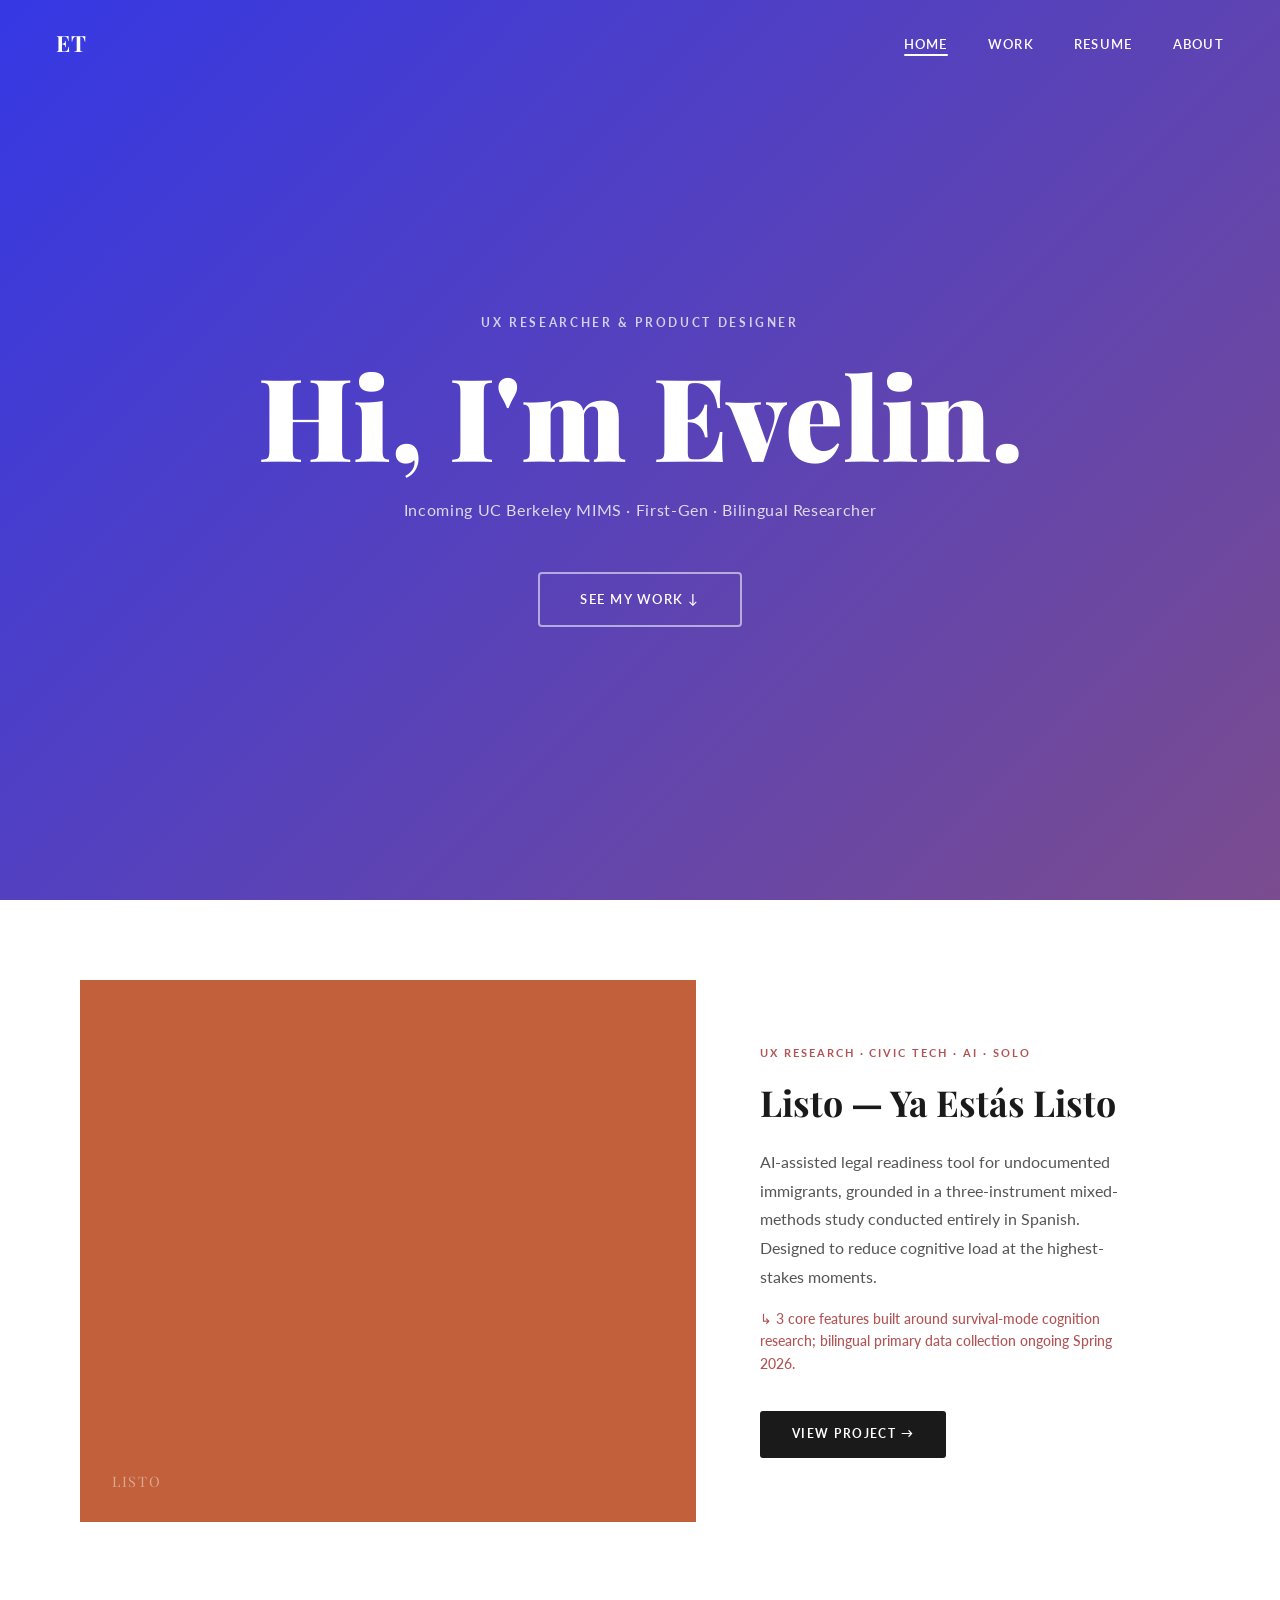
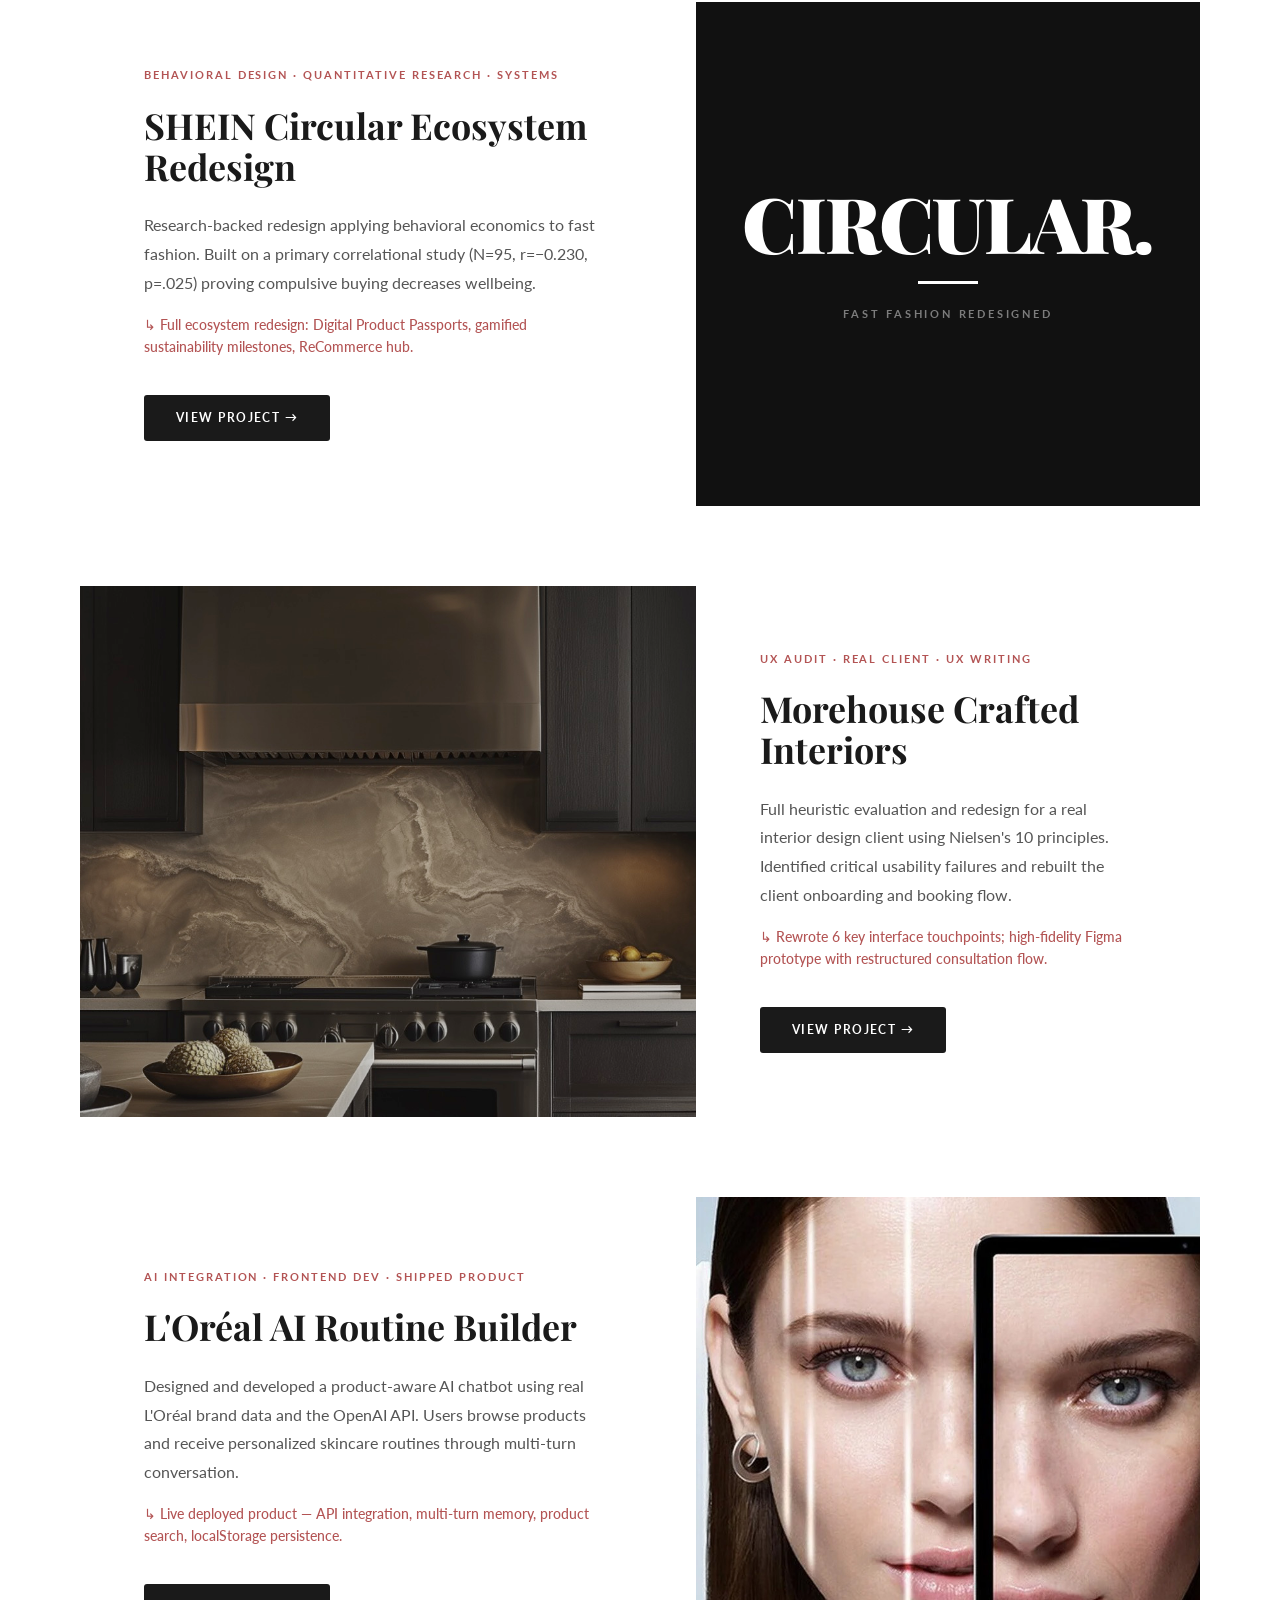
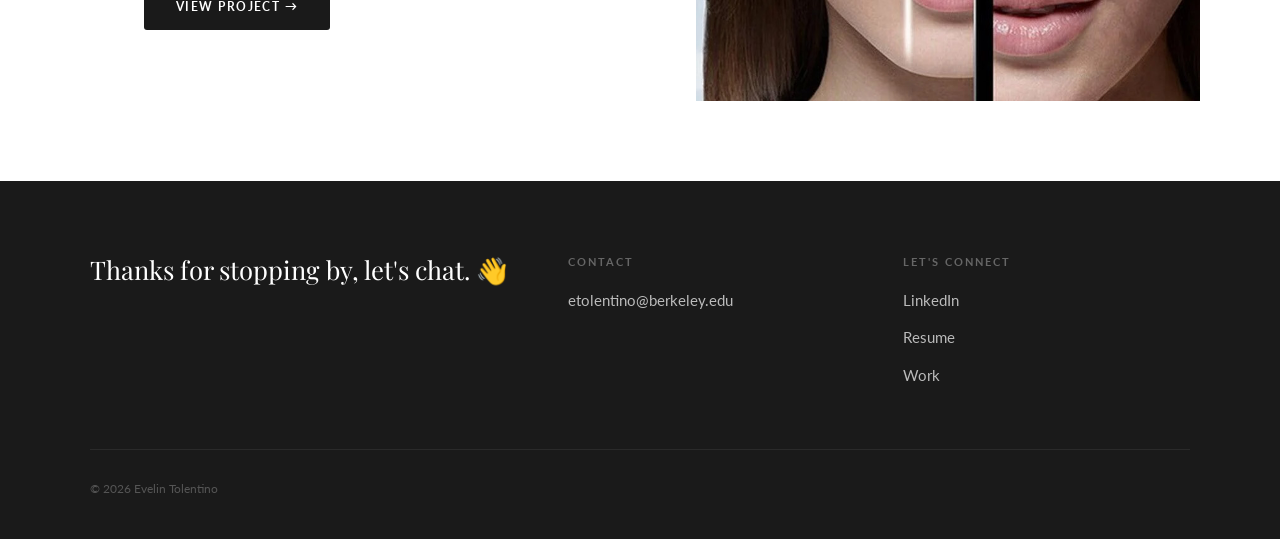
<file: index.html>
<!DOCTYPE html>
<html lang="en">
<head>
  <meta charset="UTF-8" />
  <meta name="viewport" content="width=device-width, initial-scale=1.0" />
  <title>Evelin Tolentino — UX Researcher & Product Designer</title>
  <link rel="preconnect" href="https://fonts.googleapis.com" />
  <link rel="preconnect" href="https://fonts.gstatic.com" crossorigin />
  <link href="https://fonts.googleapis.com/css2?family=Playfair+Display:ital,wght@0,700;0,900;1,700&family=Lato:wght@300;400;700;900&display=swap" rel="stylesheet" />
  <link rel="stylesheet" href="style.css" />
</head>
<body>

  <nav class="nav nav--dark" id="nav">
    <a href="index.html" class="nav-monogram">ET</a>
    <ul class="nav-links">
      <li><a href="index.html" class="nav-link active">Home</a></li>
      <li><a href="work.html" class="nav-link">Work</a></li>
      <li><a href="resume.html" class="nav-link">Resume</a></li>
      <li><a href="about.html" class="nav-link">About</a></li>
    </ul>
    <button class="hamburger" id="hamburger" aria-label="Menu">
      <span></span><span></span><span></span>
    </button>
  </nav>

  <div class="mobile-menu" id="mobileMenu">
    <a href="index.html">Home</a>
    <a href="work.html">Work</a>
    <a href="resume.html">Resume</a>
    <a href="about.html">About</a>
  </div>

  <section class="hero">
    <p class="hero-eyebrow">UX Researcher &amp; Product Designer</p>
    <h1 class="hero-title">Hi, I'm Evelin.</h1>
    <p class="hero-sub">Incoming UC Berkeley MIMS · First-Gen · Bilingual Researcher</p>
    <a href="work.html" class="btn-hero">See My Work ↓</a>
  </section>

  <section class="projects-home">

    <!-- 1: Listo — color block left, text right -->
    <div class="project-row">
      <div class="project-row__image">
        <div class="project-color-block listo-bg">
          <span class="project-color-label">Listo</span>
        </div>
      </div>
      <div class="project-row__text">
        <span class="project-tag">UX Research · Civic Tech · AI · Solo</span>
        <h2 class="project-title">Listo — Ya Estás Listo</h2>
        <p class="project-desc">AI-assisted legal readiness tool for undocumented immigrants, grounded in a three-instrument mixed-methods study conducted entirely in Spanish. Designed to reduce cognitive load at the highest-stakes moments.</p>
        <p class="project-impact">↳ 3 core features built around survival-mode cognition research; bilingual primary data collection ongoing Spring 2026.</p>
        <a href="listo.html" class="btn-project">View Project →</a>
      </div>
    </div>

    <!-- 2: SHEIN — text left, black/white graphic right -->
    <div class="project-row flip">
      <div class="project-row__image">
        <div class="project-color-block shein-bg">
          <div class="shein-graphic">
            <span class="shein-graphic__word">CIRCULAR.</span>
            <div class="shein-graphic__bar"></div>
            <span class="shein-graphic__sub">Fast Fashion Redesigned</span>
          </div>
        </div>
      </div>
      <div class="project-row__text">
        <span class="project-tag">Behavioral Design · Quantitative Research · Systems</span>
        <h2 class="project-title">SHEIN Circular Ecosystem Redesign</h2>
        <p class="project-desc">Research-backed redesign applying behavioral economics to fast fashion. Built on a primary correlational study (N=95, r=−0.230, p=.025) proving compulsive buying decreases wellbeing.</p>
        <p class="project-impact">↳ Full ecosystem redesign: Digital Product Passports, gamified sustainability milestones, ReCommerce hub.</p>
        <a href="shein.html" class="btn-project">View Project →</a>
      </div>
    </div>

    <!-- 3: Morehouse — real photo left, text right -->
    <div class="project-row">
      <div class="project-row__image">
        <img src="img/morehouse-cover.jpg" alt="Morehouse Crafted Interiors — luxury kitchen interior" />
      </div>
      <div class="project-row__text">
        <span class="project-tag">UX Audit · Real Client · UX Writing</span>
        <h2 class="project-title">Morehouse Crafted Interiors</h2>
        <p class="project-desc">Full heuristic evaluation and redesign for a real interior design client using Nielsen's 10 principles. Identified critical usability failures and rebuilt the client onboarding and booking flow.</p>
        <p class="project-impact">↳ Rewrote 6 key interface touchpoints; high-fidelity Figma prototype with restructured consultation flow.</p>
        <a href="morehouse.html" class="btn-project">View Project →</a>
      </div>
    </div>

    <!-- 4: L'Oréal — text left, real photo right -->
    <div class="project-row flip">
      <div class="project-row__image">
        <img src="img/loreal-cover.jpg" alt="L'Oréal AI Routine Builder — beauty tech" />
      </div>
      <div class="project-row__text">
        <span class="project-tag">AI Integration · Frontend Dev · Shipped Product</span>
        <h2 class="project-title">L'Oréal AI Routine Builder</h2>
        <p class="project-desc">Designed and developed a product-aware AI chatbot using real L'Oréal brand data and the OpenAI API. Users browse products and receive personalized skincare routines through multi-turn conversation.</p>
        <p class="project-impact">↳ Live deployed product — API integration, multi-turn memory, product search, localStorage persistence.</p>
        <a href="loreal.html" class="btn-project">View Project →</a>
      </div>
    </div>

  </section>

  <footer class="footer">
    <div class="footer-inner">
      <div>
        <p class="footer-tagline">Thanks for stopping by, let's chat. 👋</p>
      </div>
      <div>
        <p class="footer-col-label">Contact</p>
        <a href="mailto:etolentino@berkeley.edu" class="footer-link">etolentino@berkeley.edu</a>
      </div>
      <div>
        <p class="footer-col-label">Let's Connect</p>
        <a href="https://linkedin.com/in/evelin-tolentino-3aa1a51a6" target="_blank" rel="noopener" class="footer-link">LinkedIn</a>
        <a href="resume.html" class="footer-link">Resume</a>
        <a href="work.html" class="footer-link">Work</a>
      </div>
    </div>
    <div class="footer-bottom">
      <span>© 2026 Evelin Tolentino</span>
    </div>
  </footer>

  <script>
    // Nav dark/light on scroll
    const nav = document.getElementById('nav');
    const hero = document.querySelector('.hero');
    const observer = new IntersectionObserver(([e]) => {
      nav.classList.toggle('nav--dark', e.isIntersecting);
      nav.classList.toggle('nav--light', !e.isIntersecting);
    }, { threshold: 0.1 });
    observer.observe(hero);

    // Hamburger
    const hamburger = document.getElementById('hamburger');
    const mobileMenu = document.getElementById('mobileMenu');
    hamburger.addEventListener('click', () => {
      hamburger.classList.toggle('open');
      mobileMenu.classList.toggle('open');
    });
    mobileMenu.querySelectorAll('a').forEach(a => {
      a.addEventListener('click', () => {
        hamburger.classList.remove('open');
        mobileMenu.classList.remove('open');
      });
    });
  </script>

</body>
</html>
</file>
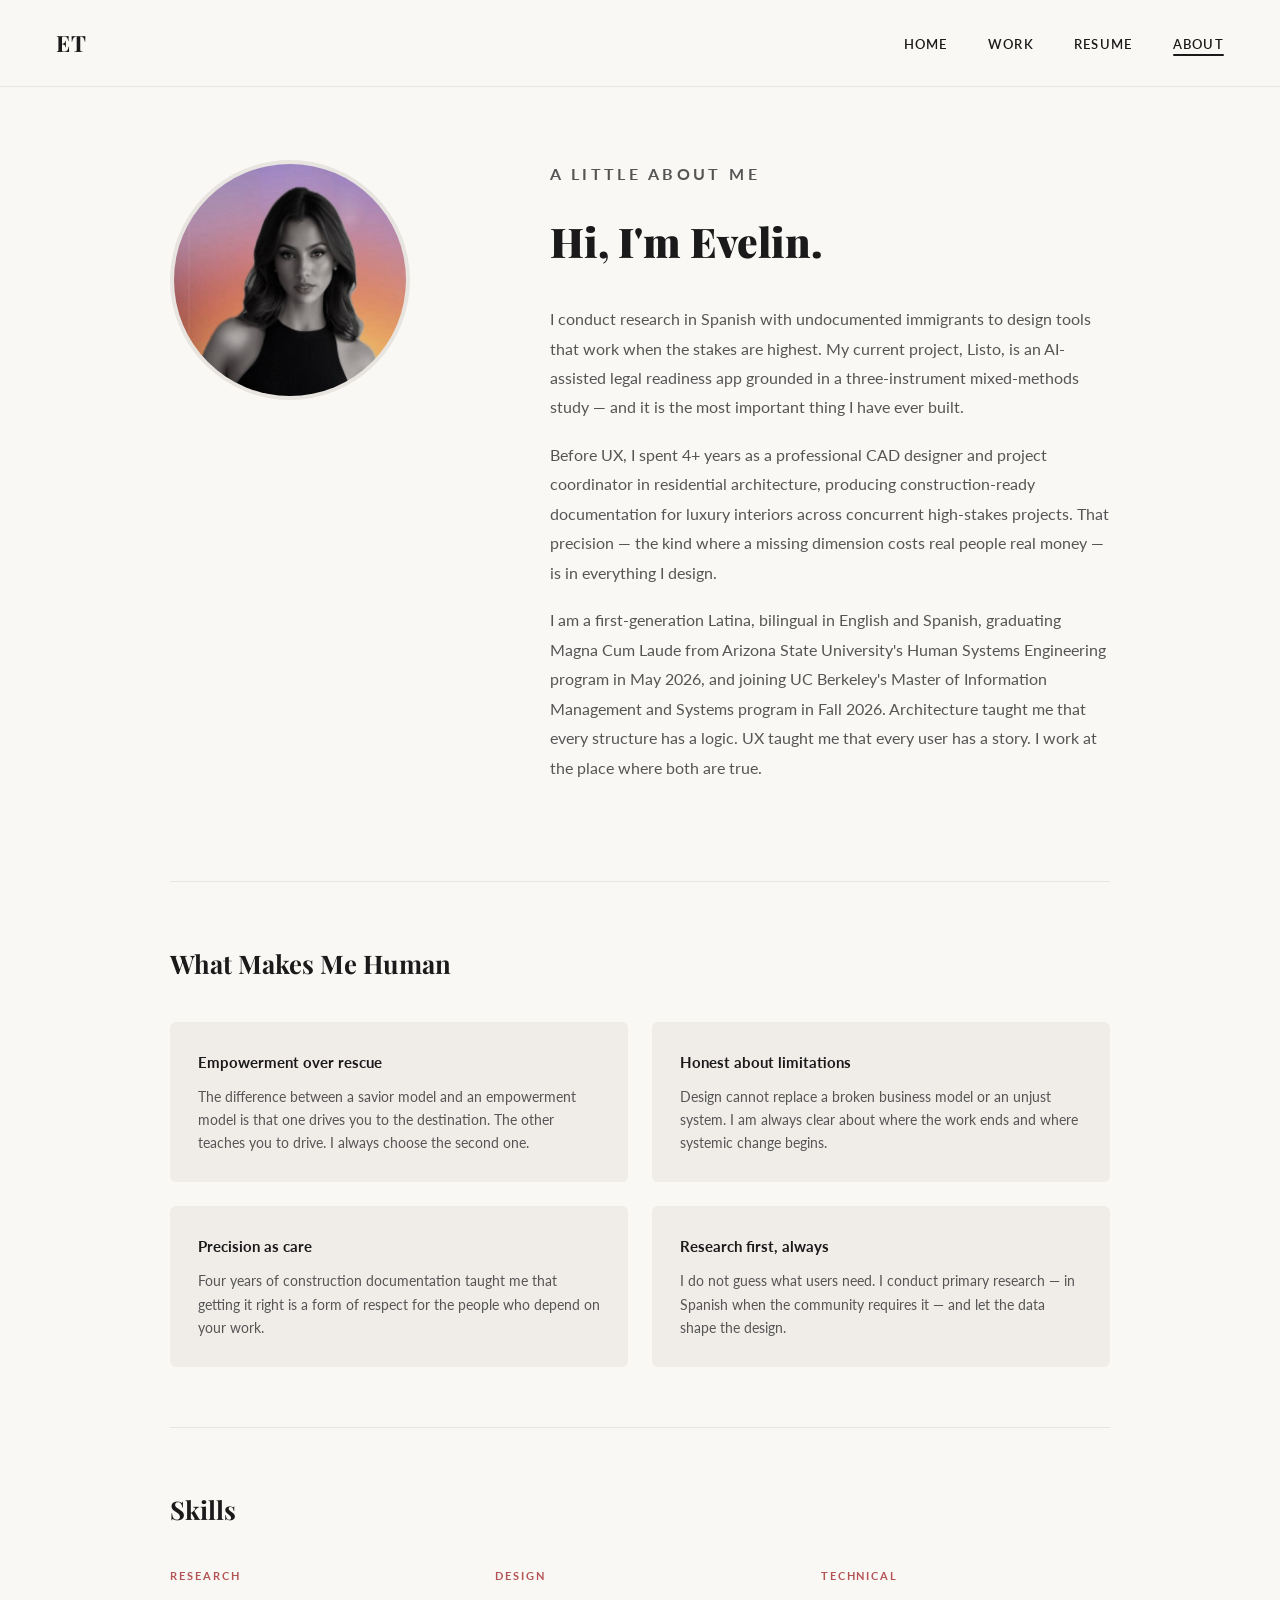
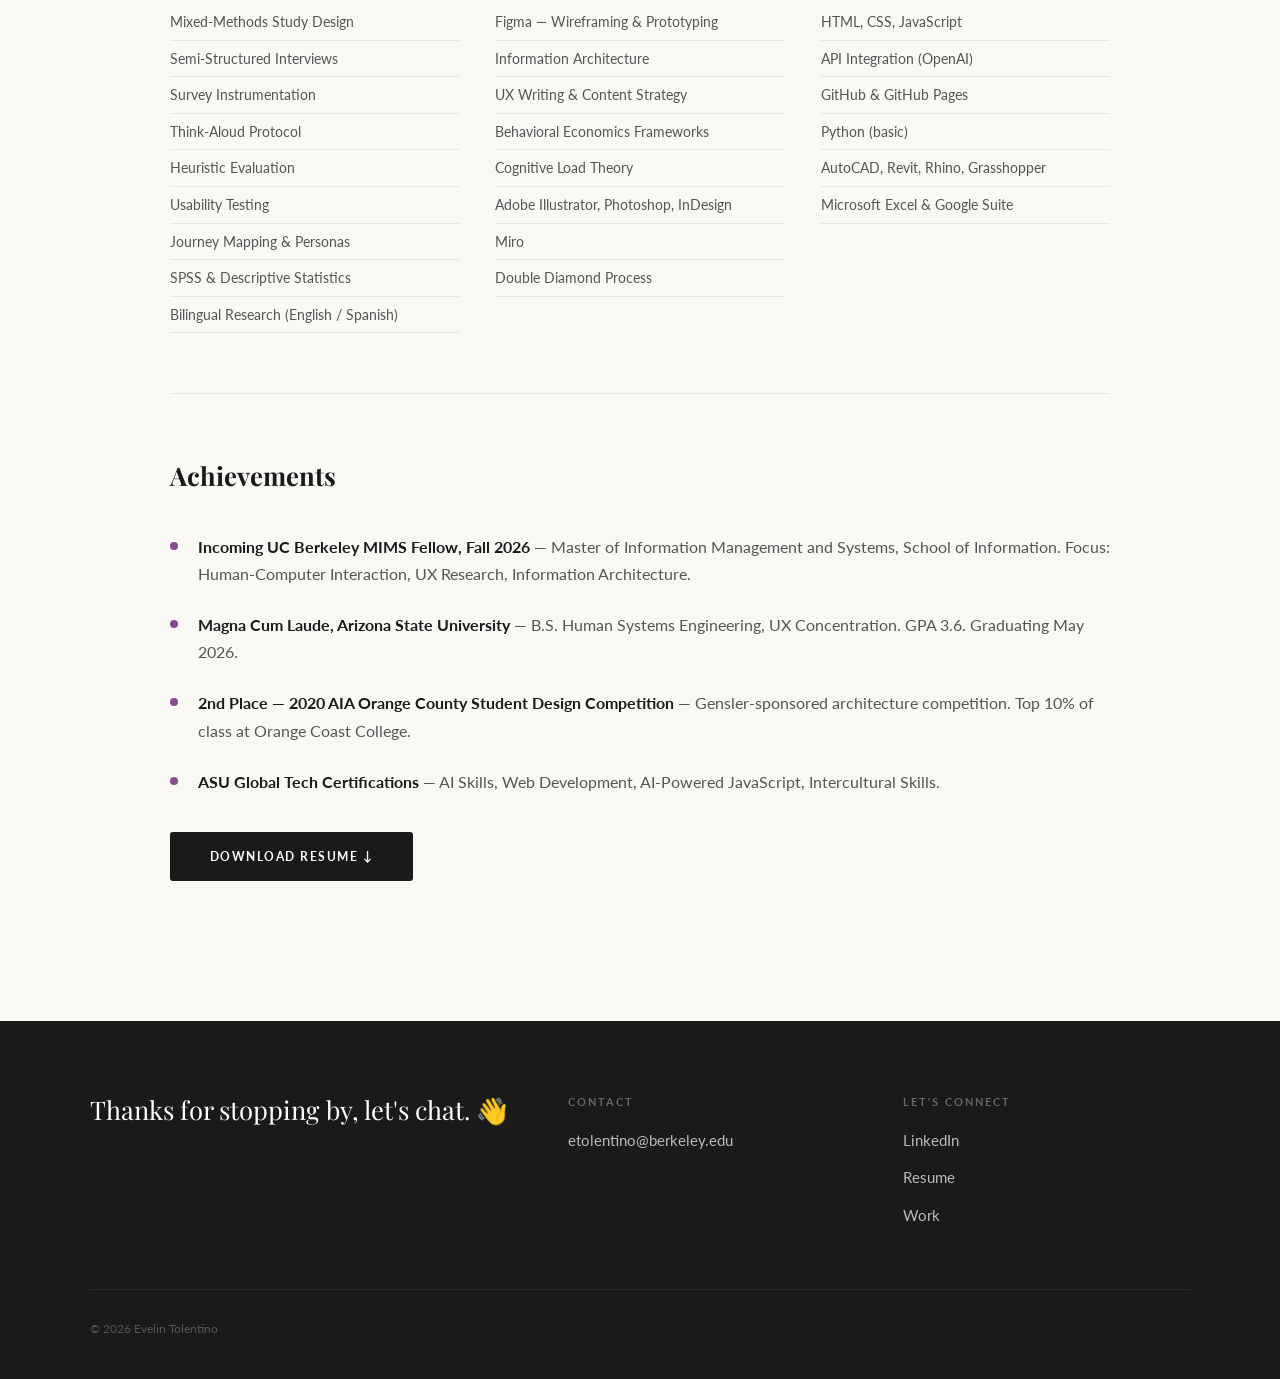
<file: about.html>
<!DOCTYPE html>
<html lang="en">
<head>
  <meta charset="UTF-8" />
  <meta name="viewport" content="width=device-width, initial-scale=1.0" />
  <title>About — Evelin Tolentino</title>
  <link rel="preconnect" href="https://fonts.googleapis.com" />
  <link rel="preconnect" href="https://fonts.gstatic.com" crossorigin />
  <link href="https://fonts.googleapis.com/css2?family=Playfair+Display:ital,wght@0,700;0,900;1,700&family=Lato:wght@300;400;700;900&display=swap" rel="stylesheet" />
  <link rel="stylesheet" href="style.css" />
</head>
<body>

  <nav class="nav nav--light" id="nav">
    <a href="index.html" class="nav-monogram">ET</a>
    <ul class="nav-links">
      <li><a href="index.html" class="nav-link">Home</a></li>
      <li><a href="work.html" class="nav-link">Work</a></li>
      <li><a href="resume.html" class="nav-link">Resume</a></li>
      <li><a href="about.html" class="nav-link active">About</a></li>
    </ul>
    <button class="hamburger" id="hamburger" aria-label="Menu">
      <span></span><span></span><span></span>
    </button>
  </nav>

  <div class="mobile-menu" id="mobileMenu">
    <a href="index.html">Home</a>
    <a href="work.html">Work</a>
    <a href="resume.html">Resume</a>
    <a href="about.html">About</a>
  </div>

  <!-- BIO -->
  <div class="about-hero">
    <div>
      <img src="img/me.jpeg" alt="Photo of Evelin Tolentino" class="about-photo" />
    </div>
    <div class="about-bio">
      <p class="about-bio__eyebrow">A little about me</p>
      <h1 class="about-bio__name">Hi, I'm Evelin.</h1>
      <p>I conduct research in Spanish with undocumented immigrants to design tools that work when the stakes are highest. My current project, Listo, is an AI-assisted legal readiness app grounded in a three-instrument mixed-methods study — and it is the most important thing I have ever built.</p>
      <p>Before UX, I spent 4+ years as a professional CAD designer and project coordinator in residential architecture, producing construction-ready documentation for luxury interiors across concurrent high-stakes projects. That precision — the kind where a missing dimension costs real people real money — is in everything I design.</p>
      <p>I am a first-generation Latina, bilingual in English and Spanish, graduating Magna Cum Laude from Arizona State University's Human Systems Engineering program in May 2026, and joining UC Berkeley's Master of Information Management and Systems program in Fall 2026. Architecture taught me that every structure has a logic. UX taught me that every user has a story. I work at the place where both are true.</p>
    </div>
  </div>

  <div class="about-sections">

    <!-- VALUES -->
    <div class="about-block">
      <h2 class="about-block__title">What Makes Me Human</h2>
      <div class="values-list">
        <div class="value-item">
          <p class="value-item__title">Empowerment over rescue</p>
          <p class="value-item__desc">The difference between a savior model and an empowerment model is that one drives you to the destination. The other teaches you to drive. I always choose the second one.</p>
        </div>
        <div class="value-item">
          <p class="value-item__title">Honest about limitations</p>
          <p class="value-item__desc">Design cannot replace a broken business model or an unjust system. I am always clear about where the work ends and where systemic change begins.</p>
        </div>
        <div class="value-item">
          <p class="value-item__title">Precision as care</p>
          <p class="value-item__desc">Four years of construction documentation taught me that getting it right is a form of respect for the people who depend on your work.</p>
        </div>
        <div class="value-item">
          <p class="value-item__title">Research first, always</p>
          <p class="value-item__desc">I do not guess what users need. I conduct primary research — in Spanish when the community requires it — and let the data shape the design.</p>
        </div>
      </div>
    </div>

    <!-- SKILLS -->
    <div class="about-block">
      <h2 class="about-block__title">Skills</h2>
      <div class="skills-grid">
        <div class="skill-category">
          <p class="skill-category__label">Research</p>
          <ul>
            <li>Mixed-Methods Study Design</li>
            <li>Semi-Structured Interviews</li>
            <li>Survey Instrumentation</li>
            <li>Think-Aloud Protocol</li>
            <li>Heuristic Evaluation</li>
            <li>Usability Testing</li>
            <li>Journey Mapping &amp; Personas</li>
            <li>SPSS &amp; Descriptive Statistics</li>
            <li>Bilingual Research (English / Spanish)</li>
          </ul>
        </div>
        <div class="skill-category">
          <p class="skill-category__label">Design</p>
          <ul>
            <li>Figma — Wireframing &amp; Prototyping</li>
            <li>Information Architecture</li>
            <li>UX Writing &amp; Content Strategy</li>
            <li>Behavioral Economics Frameworks</li>
            <li>Cognitive Load Theory</li>
            <li>Adobe Illustrator, Photoshop, InDesign</li>
            <li>Miro</li>
            <li>Double Diamond Process</li>
          </ul>
        </div>
        <div class="skill-category">
          <p class="skill-category__label">Technical</p>
          <ul>
            <li>HTML, CSS, JavaScript</li>
            <li>API Integration (OpenAI)</li>
            <li>GitHub &amp; GitHub Pages</li>
            <li>Python (basic)</li>
            <li>AutoCAD, Revit, Rhino, Grasshopper</li>
            <li>Microsoft Excel &amp; Google Suite</li>
          </ul>
        </div>
      </div>
    </div>

    <!-- ACHIEVEMENTS -->
    <div class="about-block">
      <h2 class="about-block__title">Achievements</h2>
      <div class="achievements-list">
        <div class="achievement">
          <div class="achievement__dot"></div>
          <p class="achievement__text"><strong>Incoming UC Berkeley MIMS Fellow, Fall 2026</strong> — Master of Information Management and Systems, School of Information. Focus: Human-Computer Interaction, UX Research, Information Architecture.</p>
        </div>
        <div class="achievement">
          <div class="achievement__dot"></div>
          <p class="achievement__text"><strong>Magna Cum Laude, Arizona State University</strong> — B.S. Human Systems Engineering, UX Concentration. GPA 3.6. Graduating May 2026.</p>
        </div>
        <div class="achievement">
          <div class="achievement__dot"></div>
          <p class="achievement__text"><strong>2nd Place — 2020 AIA Orange County Student Design Competition</strong> — Gensler-sponsored architecture competition. Top 10% of class at Orange Coast College.</p>
        </div>
        <div class="achievement">
          <div class="achievement__dot"></div>
          <p class="achievement__text"><strong>ASU Global Tech Certifications</strong> — AI Skills, Web Development, AI-Powered JavaScript, Intercultural Skills.</p>
        </div>
      </div>
      <a href="resume.html" class="btn-download">Download Resume ↓</a>
    </div>

  </div>

  <!-- FOOTER -->
  <footer class="footer">
    <div class="footer-inner">
      <div>
        <p class="footer-tagline">Thanks for stopping by, let's chat. 👋</p>
      </div>
      <div>
        <p class="footer-col-label">Contact</p>
        <a href="mailto:etolentino@berkeley.edu" class="footer-link">etolentino@berkeley.edu</a>
      </div>
      <div>
        <p class="footer-col-label">Let's Connect</p>
        <a href="https://linkedin.com/in/evelin-tolentino-3aa1a51a6" target="_blank" rel="noopener" class="footer-link">LinkedIn</a>
        <a href="resume.html" class="footer-link">Resume</a>
        <a href="work.html" class="footer-link">Work</a>
      </div>
    </div>
    <div class="footer-bottom">
      <span>© 2026 Evelin Tolentino</span>
    </div>
  </footer>

  <script>
    const hamburger = document.getElementById('hamburger');
    const mobileMenu = document.getElementById('mobileMenu');
    hamburger.addEventListener('click', () => {
      hamburger.classList.toggle('open');
      mobileMenu.classList.toggle('open');
    });
    mobileMenu.querySelectorAll('a').forEach(a => {
      a.addEventListener('click', () => {
        hamburger.classList.remove('open');
        mobileMenu.classList.remove('open');
      });
    });
  </script>

</body>
</html>
</file>
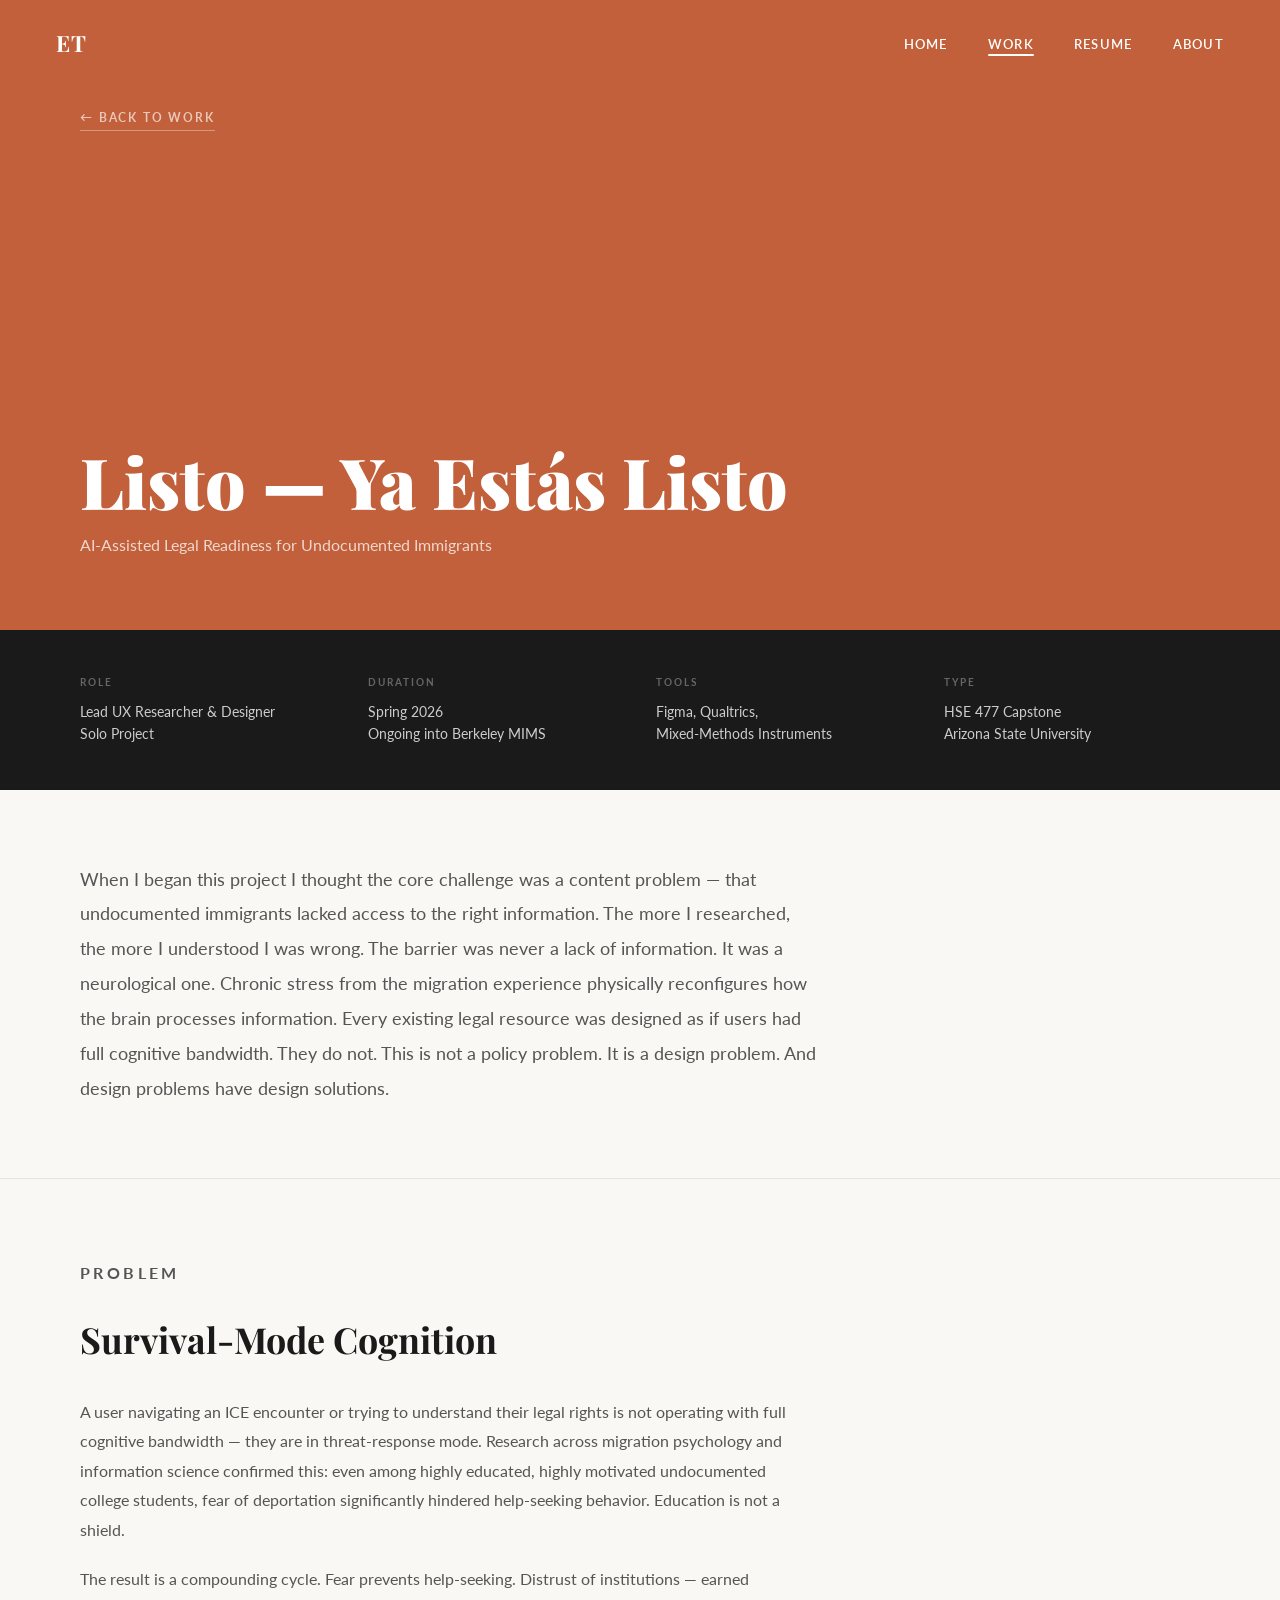
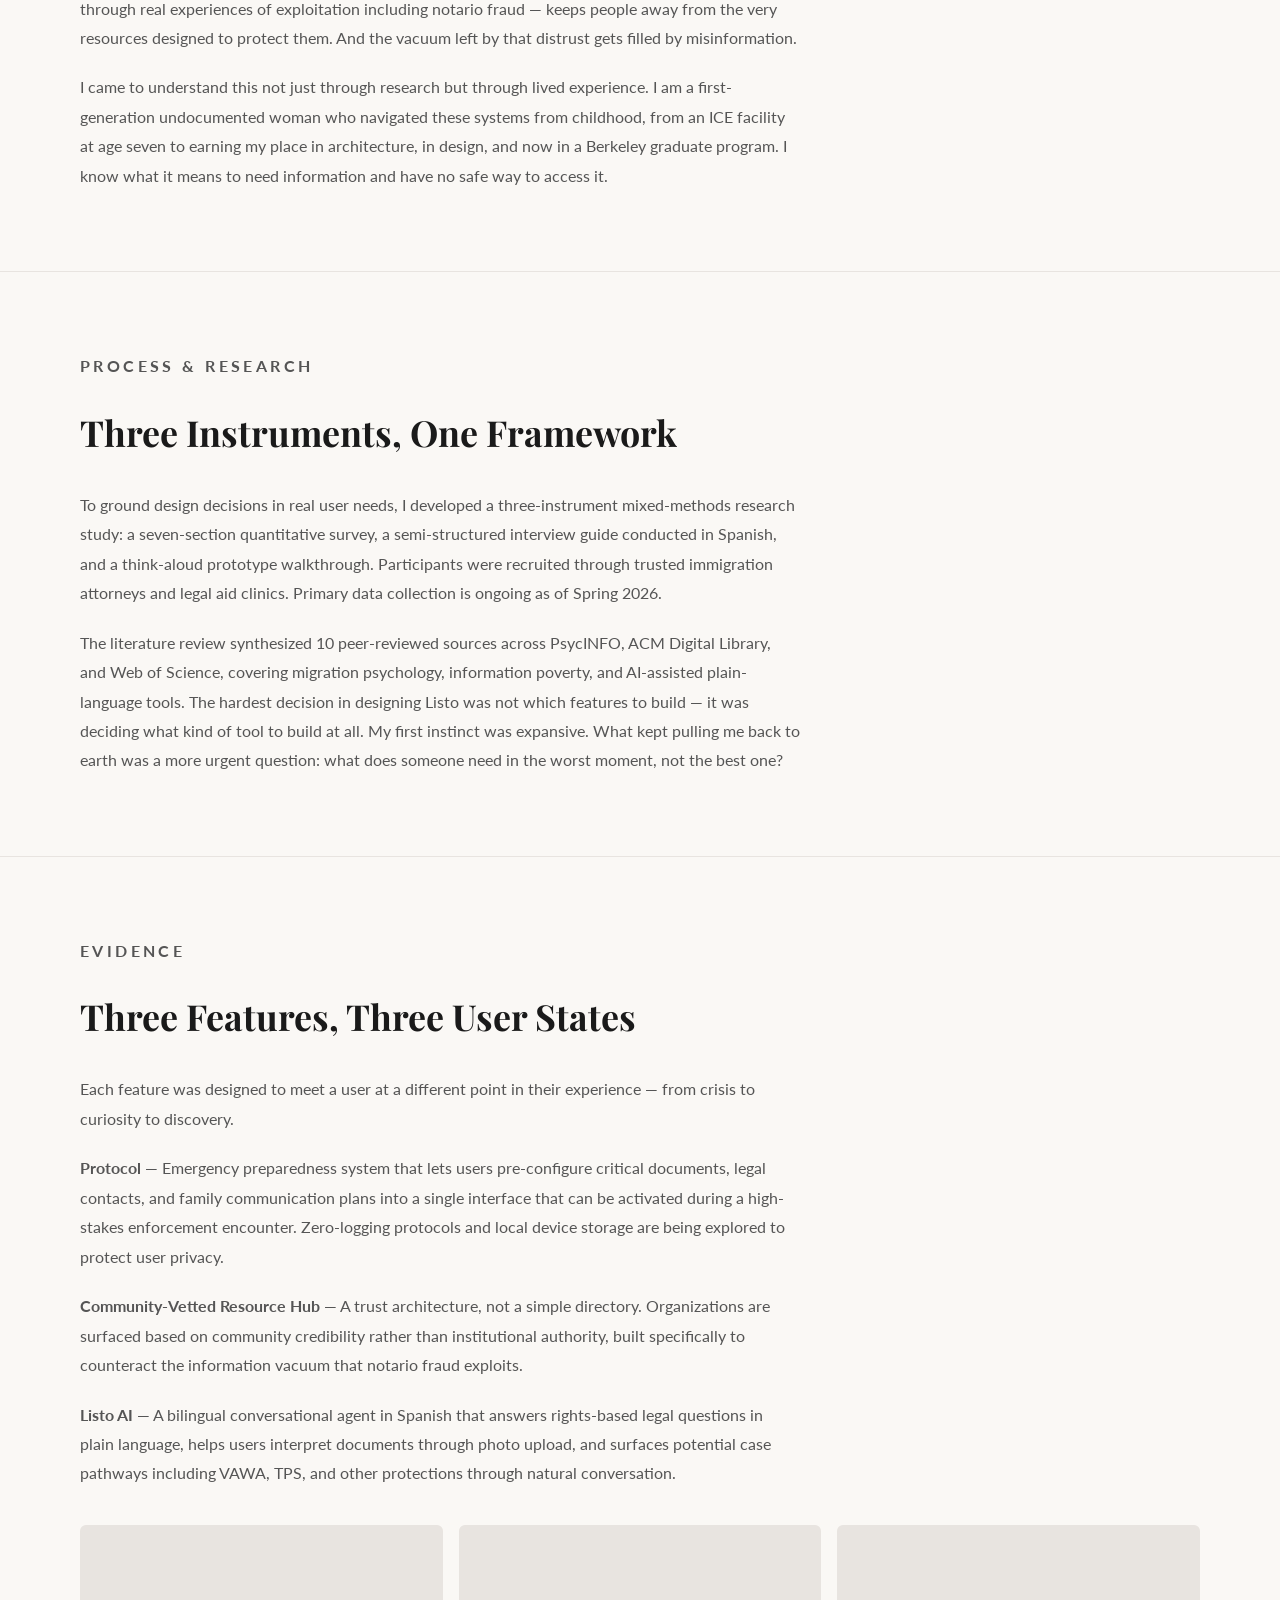
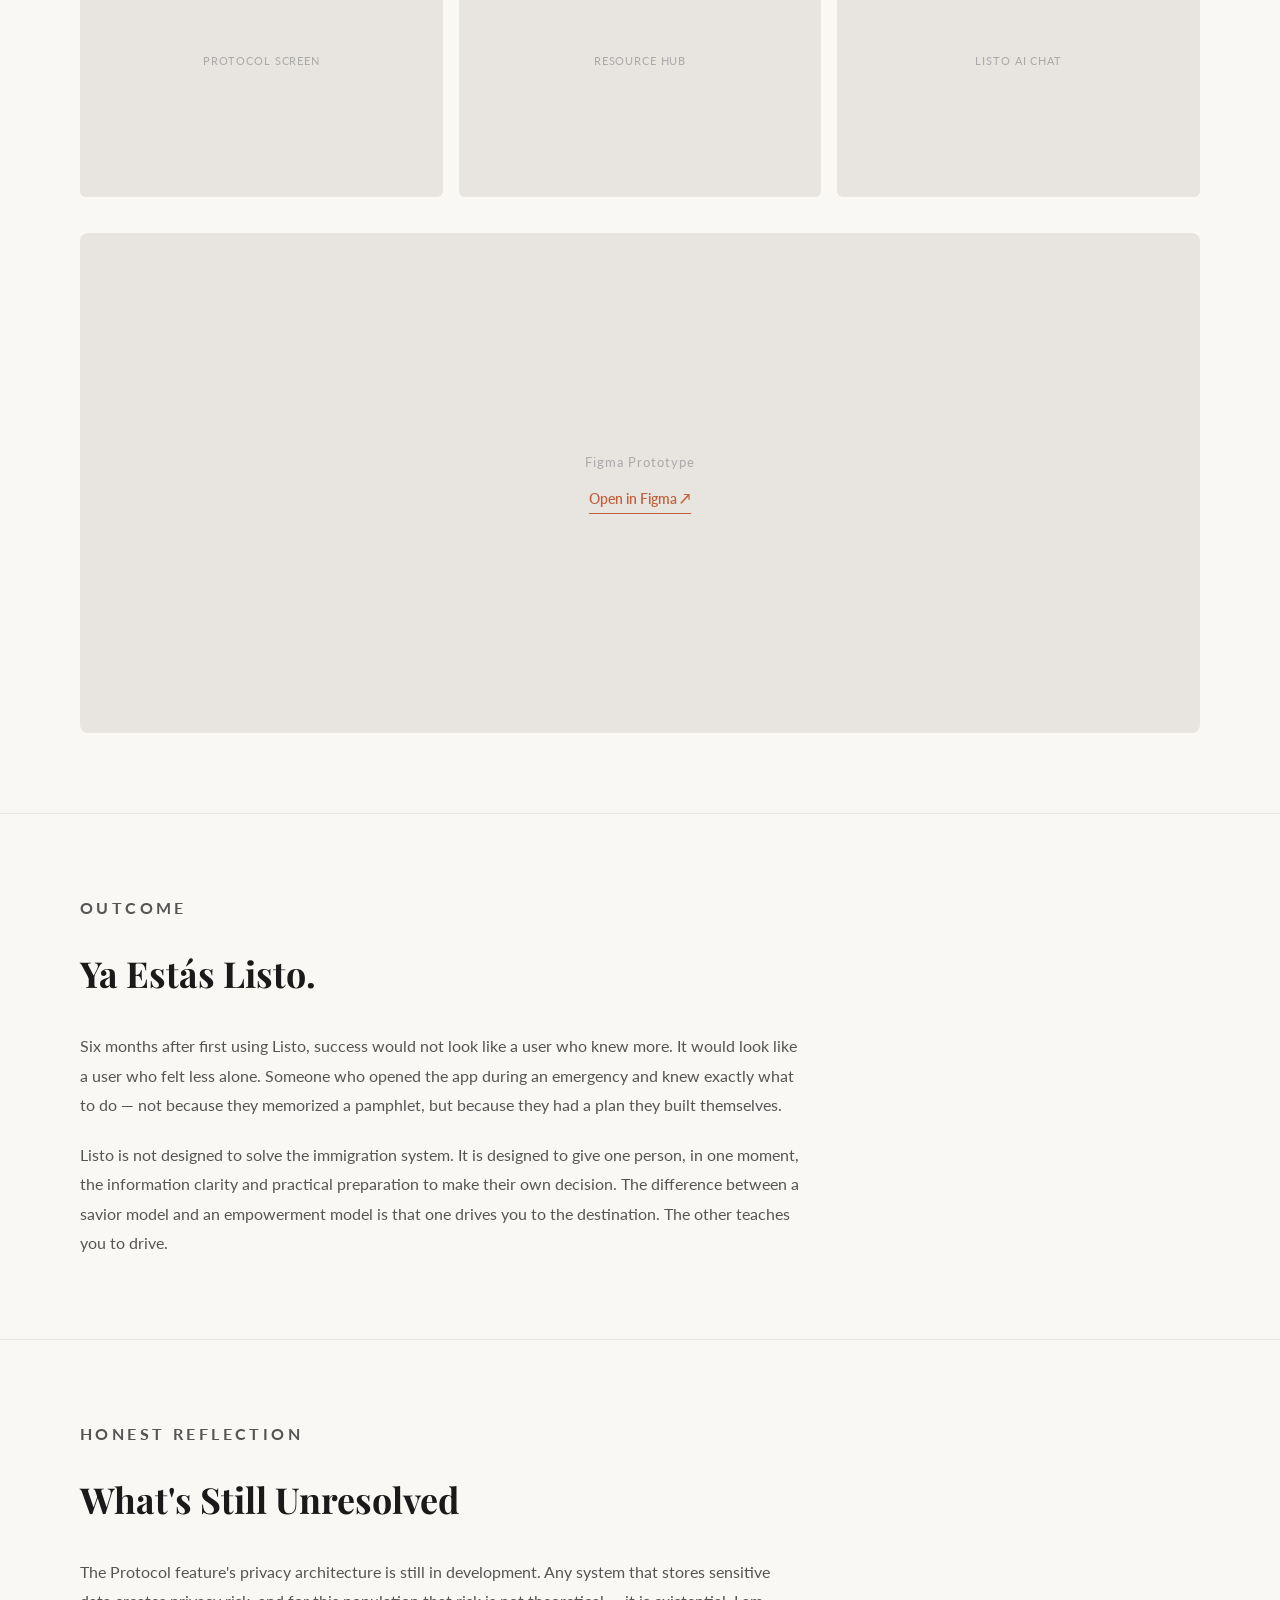
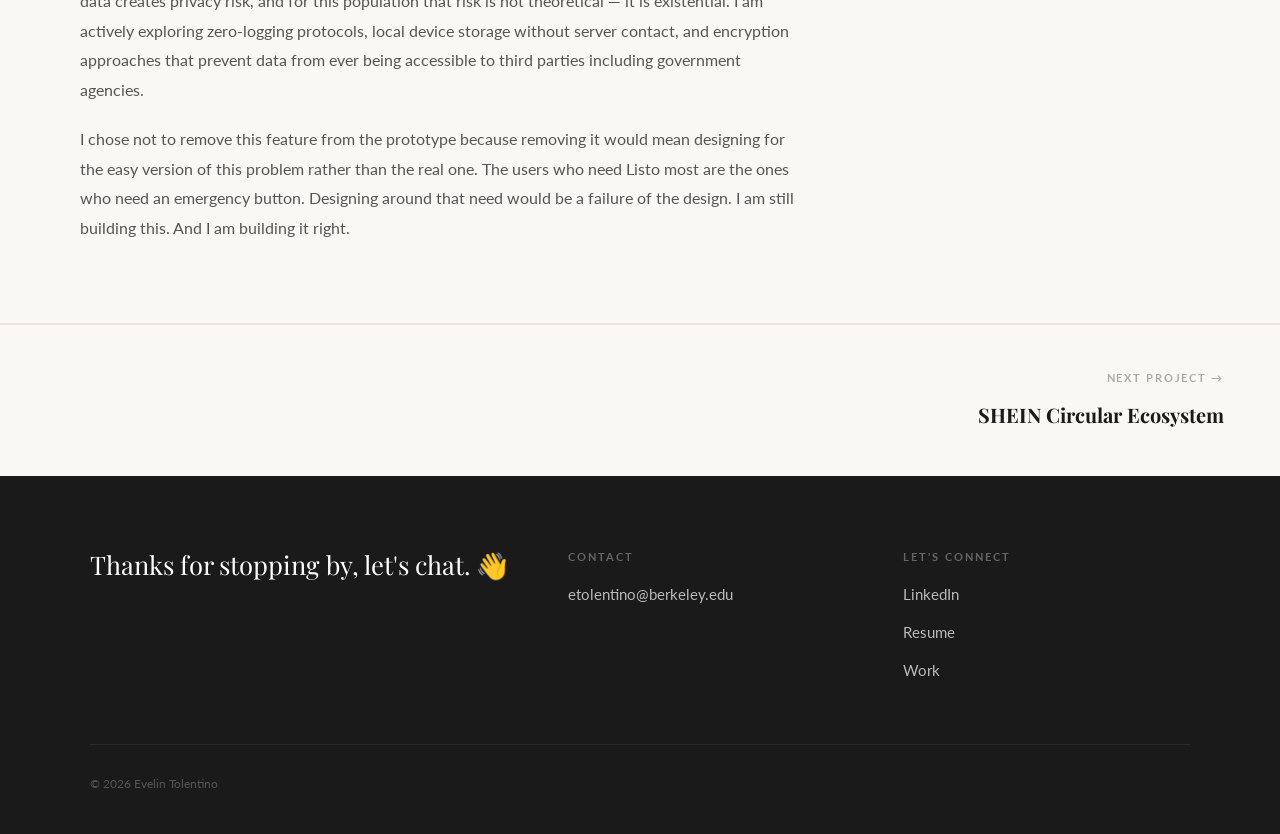
<file: listo.html>
<!DOCTYPE html>
<html lang="en">
<head>
  <meta charset="UTF-8" />
  <meta name="viewport" content="width=device-width, initial-scale=1.0" />
  <title>Listo — Evelin Tolentino</title>
  <link rel="preconnect" href="https://fonts.googleapis.com" />
  <link rel="preconnect" href="https://fonts.gstatic.com" crossorigin />
  <link href="https://fonts.googleapis.com/css2?family=Playfair+Display:ital,wght@0,700;0,900;1,700&family=Lato:wght@300;400;700;900&display=swap" rel="stylesheet" />
  <link rel="stylesheet" href="style.css" />
</head>
<body>

  <nav class="nav nav--dark" id="nav">
    <a href="index.html" class="nav-monogram">ET</a>
    <ul class="nav-links">
      <li><a href="index.html" class="nav-link">Home</a></li>
      <li><a href="work.html" class="nav-link active">Work</a></li>
      <li><a href="resume.html" class="nav-link">Resume</a></li>
      <li><a href="about.html" class="nav-link">About</a></li>
    </ul>
    <button class="hamburger" id="hamburger" aria-label="Menu">
      <span></span><span></span><span></span>
    </button>
  </nav>

  <div class="mobile-menu" id="mobileMenu">
    <a href="index.html">Home</a>
    <a href="work.html">Work</a>
    <a href="resume.html">Resume</a>
    <a href="about.html">About</a>
  </div>

  <!-- HERO -->
  <div class="case-hero listo-hero">
    <a href="work.html" class="case-hero__back">← Back to Work</a>
    <div class="case-hero__content">
      <h1 class="case-hero__title">Listo — Ya Estás Listo</h1>
      <p class="case-hero__subtitle">AI-Assisted Legal Readiness for Undocumented Immigrants</p>
    </div>
  </div>

  <!-- SPECS -->
  <div class="specs-strip">
    <div>
      <p class="spec__label">Role</p>
      <p class="spec__value">Lead UX Researcher &amp; Designer<br>Solo Project</p>
    </div>
    <div>
      <p class="spec__label">Duration</p>
      <p class="spec__value">Spring 2026<br>Ongoing into Berkeley MIMS</p>
    </div>
    <div>
      <p class="spec__label">Tools</p>
      <p class="spec__value">Figma, Qualtrics,<br>Mixed-Methods Instruments</p>
    </div>
    <div>
      <p class="spec__label">Type</p>
      <p class="spec__value">HSE 477 Capstone<br>Arizona State University</p>
    </div>
  </div>

  <!-- OVERVIEW -->
  <div class="case-overview">
    <p>When I began this project I thought the core challenge was a content problem — that undocumented immigrants lacked access to the right information. The more I researched, the more I understood I was wrong. The barrier was never a lack of information. It was a neurological one. Chronic stress from the migration experience physically reconfigures how the brain processes information. Every existing legal resource was designed as if users had full cognitive bandwidth. They do not. This is not a policy problem. It is a design problem. And design problems have design solutions.</p>
  </div>

  <!-- PROBLEM -->
  <div class="case-section">
    <p class="case-section__label">Problem</p>
    <h2 class="case-section__title">Survival-Mode Cognition</h2>
    <p>A user navigating an ICE encounter or trying to understand their legal rights is not operating with full cognitive bandwidth — they are in threat-response mode. Research across migration psychology and information science confirmed this: even among highly educated, highly motivated undocumented college students, fear of deportation significantly hindered help-seeking behavior. Education is not a shield.</p>
    <p>The result is a compounding cycle. Fear prevents help-seeking. Distrust of institutions — earned through real experiences of exploitation including notario fraud — keeps people away from the very resources designed to protect them. And the vacuum left by that distrust gets filled by misinformation.</p>
    <p>I came to understand this not just through research but through lived experience. I am a first-generation undocumented woman who navigated these systems from childhood, from an ICE facility at age seven to earning my place in architecture, in design, and now in a Berkeley graduate program. I know what it means to need information and have no safe way to access it.</p>
  </div>

  <!-- PROCESS -->
  <div class="case-section">
    <p class="case-section__label">Process &amp; Research</p>
    <h2 class="case-section__title">Three Instruments, One Framework</h2>
    <p>To ground design decisions in real user needs, I developed a three-instrument mixed-methods research study: a seven-section quantitative survey, a semi-structured interview guide conducted in Spanish, and a think-aloud prototype walkthrough. Participants were recruited through trusted immigration attorneys and legal aid clinics. Primary data collection is ongoing as of Spring 2026.</p>
    <p>The literature review synthesized 10 peer-reviewed sources across PsycINFO, ACM Digital Library, and Web of Science, covering migration psychology, information poverty, and AI-assisted plain-language tools. The hardest decision in designing Listo was not which features to build — it was deciding what kind of tool to build at all. My first instinct was expansive. What kept pulling me back to earth was a more urgent question: what does someone need in the worst moment, not the best one?</p>
  </div>

  <!-- EVIDENCE -->
  <div class="case-section">
    <p class="case-section__label">Evidence</p>
    <h2 class="case-section__title">Three Features, Three User States</h2>
    <p>Each feature was designed to meet a user at a different point in their experience — from crisis to curiosity to discovery.</p>
    <p><strong>Protocol</strong> — Emergency preparedness system that lets users pre-configure critical documents, legal contacts, and family communication plans into a single interface that can be activated during a high-stakes enforcement encounter. Zero-logging protocols and local device storage are being explored to protect user privacy.</p>
    <p><strong>Community-Vetted Resource Hub</strong> — A trust architecture, not a simple directory. Organizations are surfaced based on community credibility rather than institutional authority, built specifically to counteract the information vacuum that notario fraud exploits.</p>
    <p><strong>Listo AI</strong> — A bilingual conversational agent in Spanish that answers rights-based legal questions in plain language, helps users interpret documents through photo upload, and surfaces potential case pathways including VAWA, TPS, and other protections through natural conversation.</p>

    <!-- Image placeholders — replace with actual screenshots -->
    <div class="evidence-grid">
      <div class="evidence-placeholder"><span>Protocol Screen</span></div>
      <div class="evidence-placeholder"><span>Resource Hub</span></div>
      <div class="evidence-placeholder"><span>Listo AI Chat</span></div>
    </div>

    <!-- Figma embed — replace iframe src with your embed link -->
    <div class="figma-placeholder">
      <span>Figma Prototype</span>
      <a href="https://www.figma.com/proto/4ruVyMsIaysLgCB8qEz4rm/HSE-FINAL?node-id=8203-105&t=GOJq0pIKkNAvE30g-0&scaling=scale-down&content-scaling=fixed&page-id=5999%3A10563&starting-point-node-id=8203%3A105&device-frame=0" target="_blank" rel="noopener">Open in Figma ↗</a>
    </div>
  </div>

  <!-- OUTCOME -->
  <div class="case-section">
    <p class="case-section__label">Outcome</p>
    <h2 class="case-section__title">Ya Estás Listo.</h2>
    <p>Six months after first using Listo, success would not look like a user who knew more. It would look like a user who felt less alone. Someone who opened the app during an emergency and knew exactly what to do — not because they memorized a pamphlet, but because they had a plan they built themselves.</p>
    <p>Listo is not designed to solve the immigration system. It is designed to give one person, in one moment, the information clarity and practical preparation to make their own decision. The difference between a savior model and an empowerment model is that one drives you to the destination. The other teaches you to drive.</p>
  </div>

  <!-- REFLECTION -->
  <div class="case-section">
    <p class="case-section__label">Honest Reflection</p>
    <h2 class="case-section__title">What's Still Unresolved</h2>
    <p>The Protocol feature's privacy architecture is still in development. Any system that stores sensitive data creates privacy risk, and for this population that risk is not theoretical — it is existential. I am actively exploring zero-logging protocols, local device storage without server contact, and encryption approaches that prevent data from ever being accessible to third parties including government agencies.</p>
    <p>I chose not to remove this feature from the prototype because removing it would mean designing for the easy version of this problem rather than the real one. The users who need Listo most are the ones who need an emergency button. Designing around that need would be a failure of the design. I am still building this. And I am building it right.</p>
  </div>

  <!-- PREV / NEXT -->
  <div class="case-nav">
    <div class="case-nav__item" style="visibility: hidden;">
      <!-- No previous project -->
    </div>
    <a href="shein.html" class="case-nav__item next">
      <span class="case-nav__dir">Next Project →</span>
      <span class="case-nav__name">SHEIN Circular Ecosystem</span>
    </a>
  </div>

  <!-- FOOTER -->
  <footer class="footer">
    <div class="footer-inner">
      <div>
        <p class="footer-tagline">Thanks for stopping by, let's chat. 👋</p>
      </div>
      <div>
        <p class="footer-col-label">Contact</p>
        <a href="mailto:etolentino@berkeley.edu" class="footer-link">etolentino@berkeley.edu</a>
      </div>
      <div>
        <p class="footer-col-label">Let's Connect</p>
        <a href="https://linkedin.com/in/evelin-tolentino-3aa1a51a6" target="_blank" rel="noopener" class="footer-link">LinkedIn</a>
        <a href="resume.html" class="footer-link">Resume</a>
        <a href="work.html" class="footer-link">Work</a>
      </div>
    </div>
    <div class="footer-bottom">
      <span>© 2026 Evelin Tolentino</span>
    </div>
  </footer>

  <script>
    const hamburger = document.getElementById('hamburger');
    const mobileMenu = document.getElementById('mobileMenu');
    hamburger.addEventListener('click', () => {
      hamburger.classList.toggle('open');
      mobileMenu.classList.toggle('open');
    });
    mobileMenu.querySelectorAll('a').forEach(a => {
      a.addEventListener('click', () => {
        hamburger.classList.remove('open');
        mobileMenu.classList.remove('open');
      });
    });
  </script>

</body>
</html>
</file>
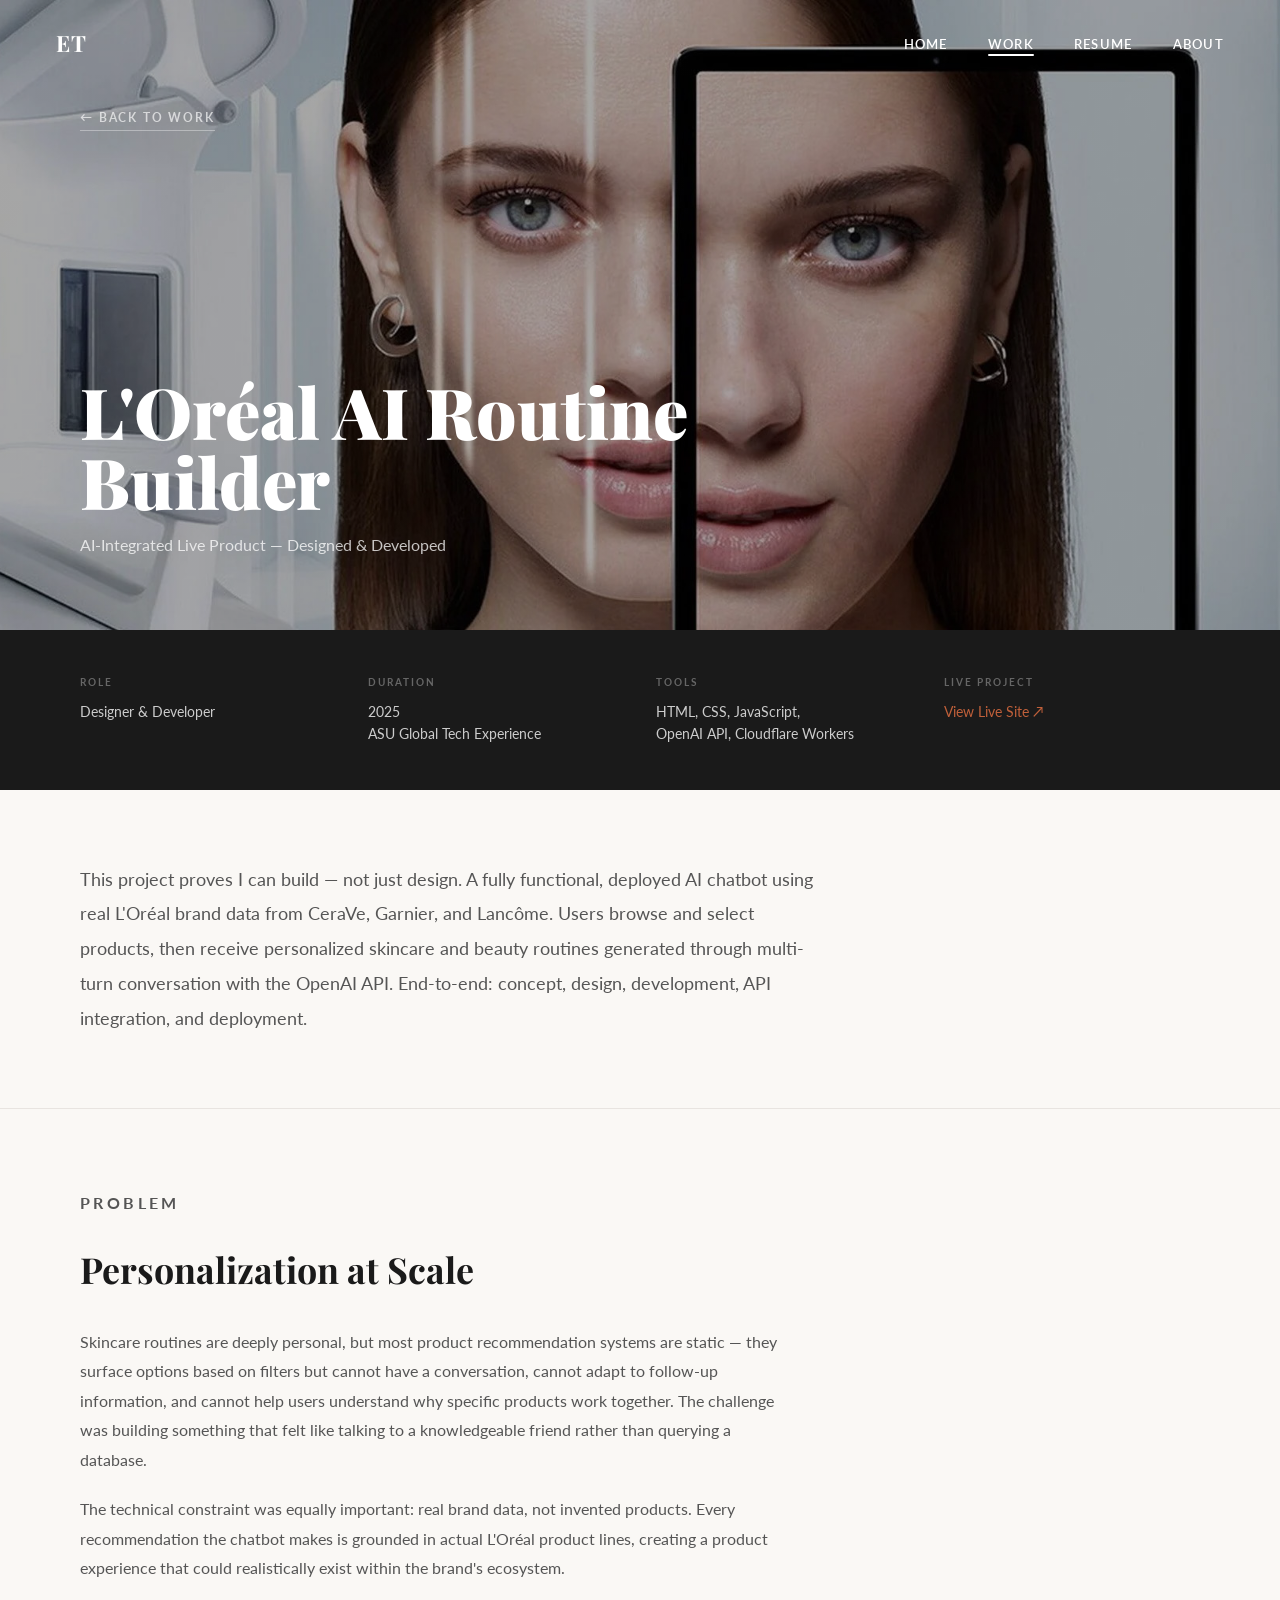
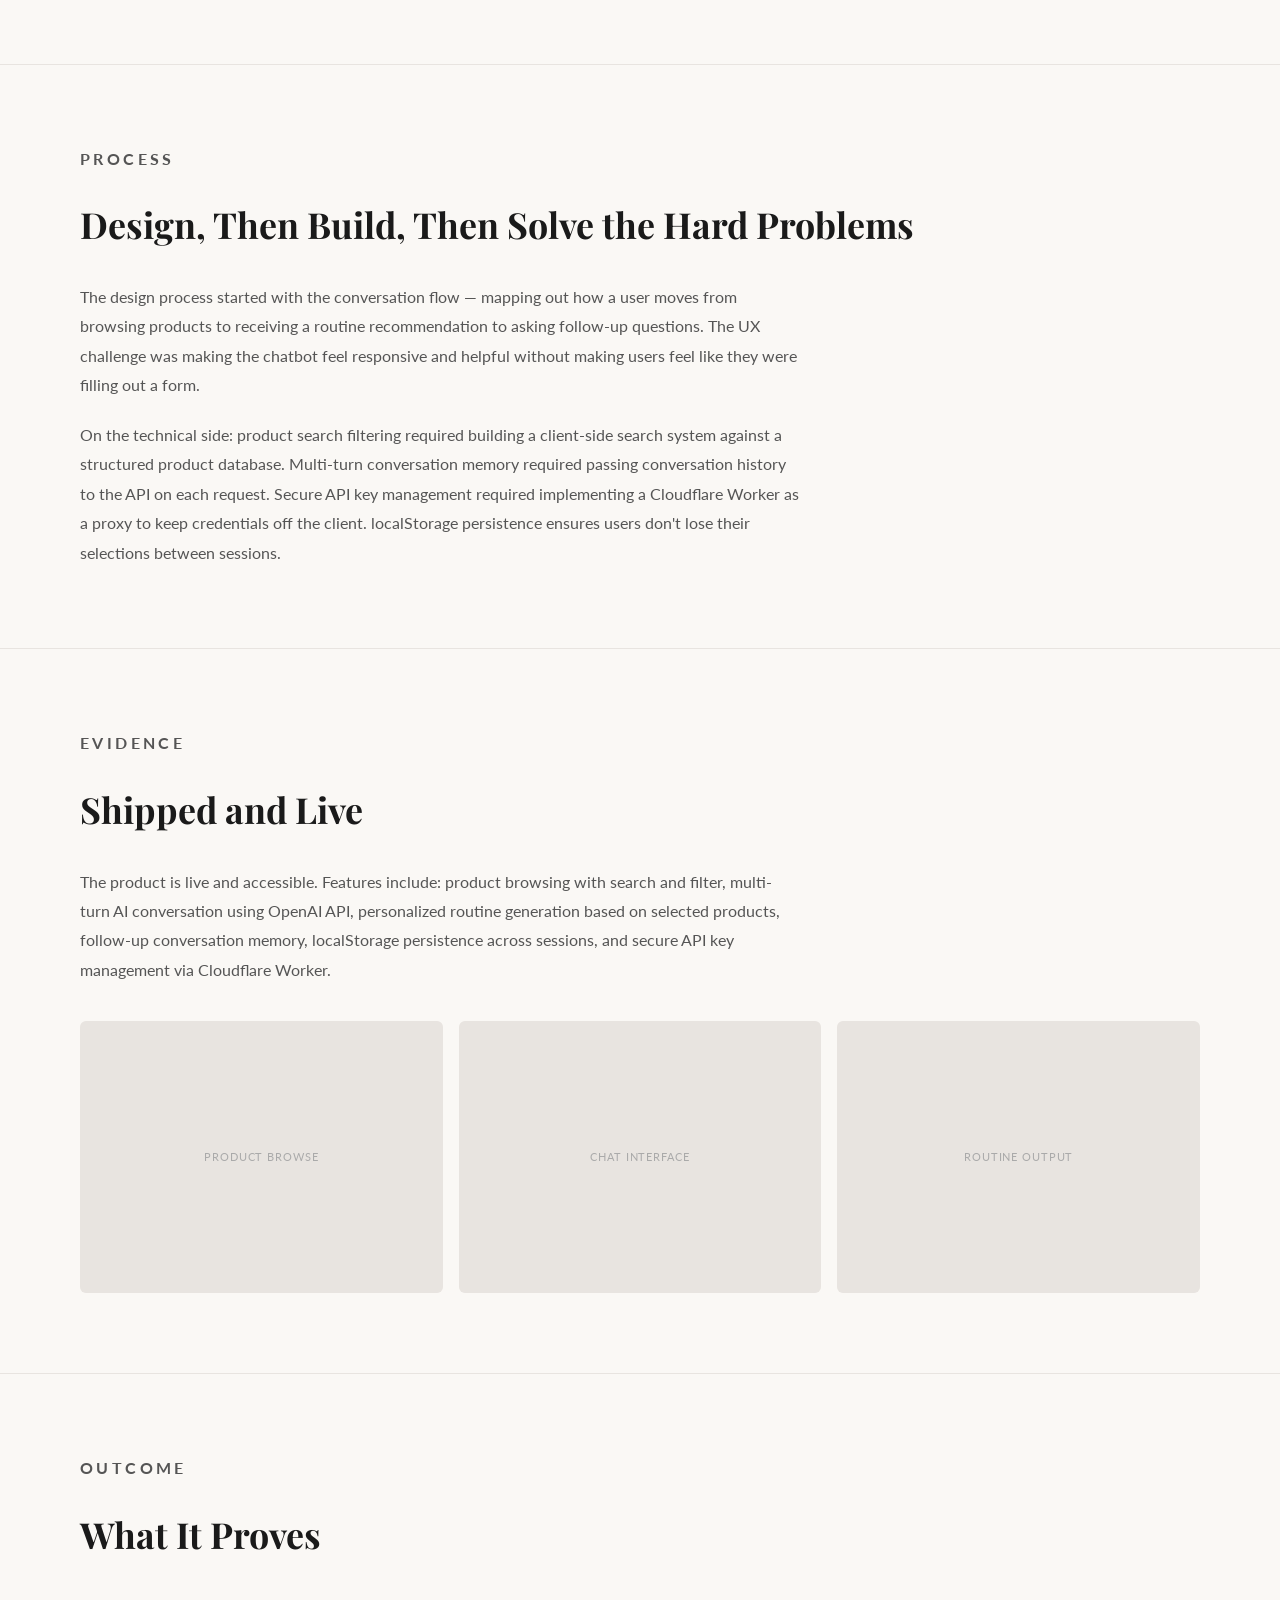
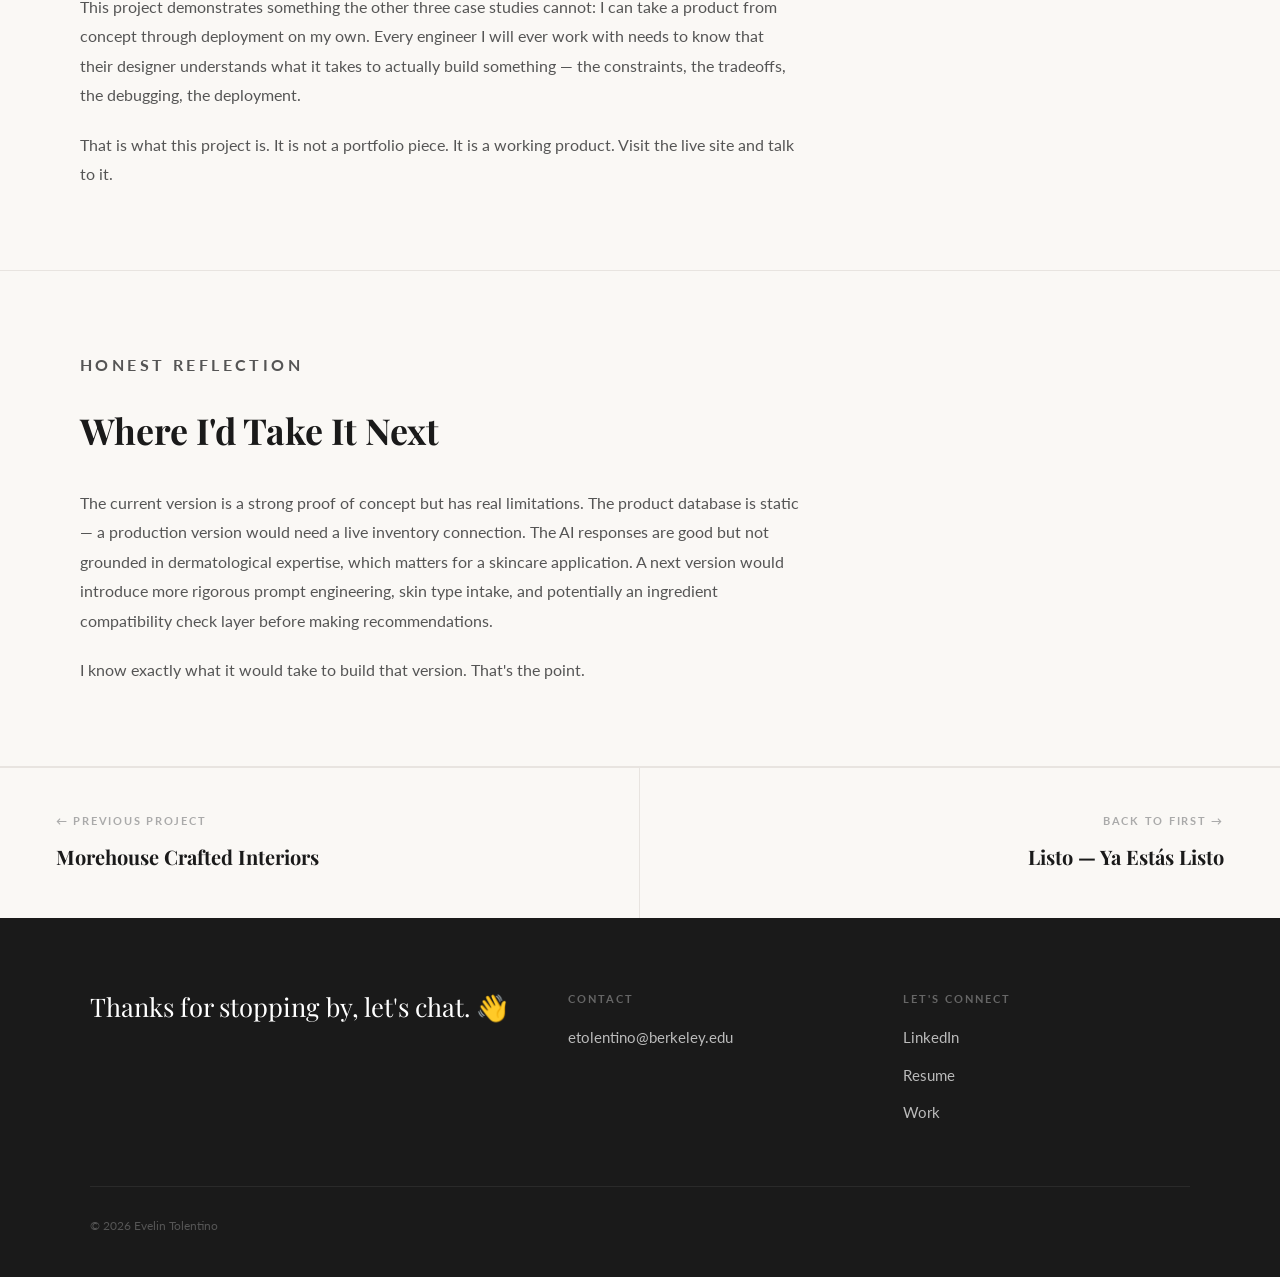
<file: loreal.html>
<!DOCTYPE html>
<html lang="en">
<head>
  <meta charset="UTF-8" />
  <meta name="viewport" content="width=device-width, initial-scale=1.0" />
  <title>L'Oréal AI Routine Builder — Evelin Tolentino</title>
  <link rel="preconnect" href="https://fonts.googleapis.com" />
  <link rel="preconnect" href="https://fonts.gstatic.com" crossorigin />
  <link href="https://fonts.googleapis.com/css2?family=Playfair+Display:ital,wght@0,700;0,900;1,700&family=Lato:wght@300;400;700;900&display=swap" rel="stylesheet" />
  <link rel="stylesheet" href="style.css" />
</head>
<body>

  <nav class="nav nav--dark" id="nav">
    <a href="index.html" class="nav-monogram">ET</a>
    <ul class="nav-links">
      <li><a href="index.html" class="nav-link">Home</a></li>
      <li><a href="work.html" class="nav-link active">Work</a></li>
      <li><a href="resume.html" class="nav-link">Resume</a></li>
      <li><a href="about.html" class="nav-link">About</a></li>
    </ul>
    <button class="hamburger" id="hamburger" aria-label="Menu">
      <span></span><span></span><span></span>
    </button>
  </nav>

  <div class="mobile-menu" id="mobileMenu">
    <a href="index.html">Home</a>
    <a href="work.html">Work</a>
    <a href="resume.html">Resume</a>
    <a href="about.html">About</a>
  </div>

  <div class="case-hero loreal-hero">
    <a href="work.html" class="case-hero__back">← Back to Work</a>
    <div class="case-hero__content">
      <h1 class="case-hero__title">L'Oréal AI Routine Builder</h1>
      <p class="case-hero__subtitle">AI-Integrated Live Product — Designed &amp; Developed</p>
    </div>
  </div>

  <div class="specs-strip">
    <div>
      <p class="spec__label">Role</p>
      <p class="spec__value">Designer &amp; Developer</p>
    </div>
    <div>
      <p class="spec__label">Duration</p>
      <p class="spec__value">2025<br>ASU Global Tech Experience</p>
    </div>
    <div>
      <p class="spec__label">Tools</p>
      <p class="spec__value">HTML, CSS, JavaScript,<br>OpenAI API, Cloudflare Workers</p>
    </div>
    <div>
      <p class="spec__label">Live Project</p>
      <p class="spec__value"><a href="https://eve708.github.io/FINAL09-prj-loreal-routine-builder/" target="_blank" rel="noopener" style="color:#C1603A;">View Live Site ↗</a></p>
    </div>
  </div>

  <div class="case-overview">
    <p>This project proves I can build — not just design. A fully functional, deployed AI chatbot using real L'Oréal brand data from CeraVe, Garnier, and Lancôme. Users browse and select products, then receive personalized skincare and beauty routines generated through multi-turn conversation with the OpenAI API. End-to-end: concept, design, development, API integration, and deployment.</p>
  </div>

  <div class="case-section">
    <p class="case-section__label">Problem</p>
    <h2 class="case-section__title">Personalization at Scale</h2>
    <p>Skincare routines are deeply personal, but most product recommendation systems are static — they surface options based on filters but cannot have a conversation, cannot adapt to follow-up information, and cannot help users understand why specific products work together. The challenge was building something that felt like talking to a knowledgeable friend rather than querying a database.</p>
    <p>The technical constraint was equally important: real brand data, not invented products. Every recommendation the chatbot makes is grounded in actual L'Oréal product lines, creating a product experience that could realistically exist within the brand's ecosystem.</p>
  </div>

  <div class="case-section">
    <p class="case-section__label">Process</p>
    <h2 class="case-section__title">Design, Then Build, Then Solve the Hard Problems</h2>
    <p>The design process started with the conversation flow — mapping out how a user moves from browsing products to receiving a routine recommendation to asking follow-up questions. The UX challenge was making the chatbot feel responsive and helpful without making users feel like they were filling out a form.</p>
    <p>On the technical side: product search filtering required building a client-side search system against a structured product database. Multi-turn conversation memory required passing conversation history to the API on each request. Secure API key management required implementing a Cloudflare Worker as a proxy to keep credentials off the client. localStorage persistence ensures users don't lose their selections between sessions.</p>
  </div>

  <div class="case-section">
    <p class="case-section__label">Evidence</p>
    <h2 class="case-section__title">Shipped and Live</h2>
    <p>The product is live and accessible. Features include: product browsing with search and filter, multi-turn AI conversation using OpenAI API, personalized routine generation based on selected products, follow-up conversation memory, localStorage persistence across sessions, and secure API key management via Cloudflare Worker.</p>

    <div class="evidence-grid">
      <div class="evidence-placeholder"><span>Product Browse</span></div>
      <div class="evidence-placeholder"><span>Chat Interface</span></div>
      <div class="evidence-placeholder"><span>Routine Output</span></div>
    </div>
  </div>

  <div class="case-section">
    <p class="case-section__label">Outcome</p>
    <h2 class="case-section__title">What It Proves</h2>
    <p>This project demonstrates something the other three case studies cannot: I can take a product from concept through deployment on my own. Every engineer I will ever work with needs to know that their designer understands what it takes to actually build something — the constraints, the tradeoffs, the debugging, the deployment.</p>
    <p>That is what this project is. It is not a portfolio piece. It is a working product. Visit the live site and talk to it.</p>
  </div>

  <div class="case-section">
    <p class="case-section__label">Honest Reflection</p>
    <h2 class="case-section__title">Where I'd Take It Next</h2>
    <p>The current version is a strong proof of concept but has real limitations. The product database is static — a production version would need a live inventory connection. The AI responses are good but not grounded in dermatological expertise, which matters for a skincare application. A next version would introduce more rigorous prompt engineering, skin type intake, and potentially an ingredient compatibility check layer before making recommendations.</p>
    <p>I know exactly what it would take to build that version. That's the point.</p>
  </div>

  <div class="case-nav">
    <a href="morehouse.html" class="case-nav__item">
      <span class="case-nav__dir">← Previous Project</span>
      <span class="case-nav__name">Morehouse Crafted Interiors</span>
    </a>
    <a href="listo.html" class="case-nav__item next">
      <span class="case-nav__dir">Back to First →</span>
      <span class="case-nav__name">Listo — Ya Estás Listo</span>
    </a>
  </div>

  <footer class="footer">
    <div class="footer-inner">
      <div>
        <p class="footer-tagline">Thanks for stopping by, let's chat. 👋</p>
      </div>
      <div>
        <p class="footer-col-label">Contact</p>
        <a href="mailto:etolentino@berkeley.edu" class="footer-link">etolentino@berkeley.edu</a>
      </div>
      <div>
        <p class="footer-col-label">Let's Connect</p>
        <a href="https://linkedin.com/in/evelin-tolentino-3aa1a51a6" target="_blank" rel="noopener" class="footer-link">LinkedIn</a>
        <a href="resume.html" class="footer-link">Resume</a>
        <a href="work.html" class="footer-link">Work</a>
      </div>
    </div>
    <div class="footer-bottom">
      <span>© 2026 Evelin Tolentino</span>
    </div>
  </footer>

  <script>
    const hamburger = document.getElementById('hamburger');
    const mobileMenu = document.getElementById('mobileMenu');
    hamburger.addEventListener('click', () => {
      hamburger.classList.toggle('open');
      mobileMenu.classList.toggle('open');
    });
    mobileMenu.querySelectorAll('a').forEach(a => {
      a.addEventListener('click', () => {
        hamburger.classList.remove('open');
        mobileMenu.classList.remove('open');
      });
    });
  </script>

</body>
</html>
</file>
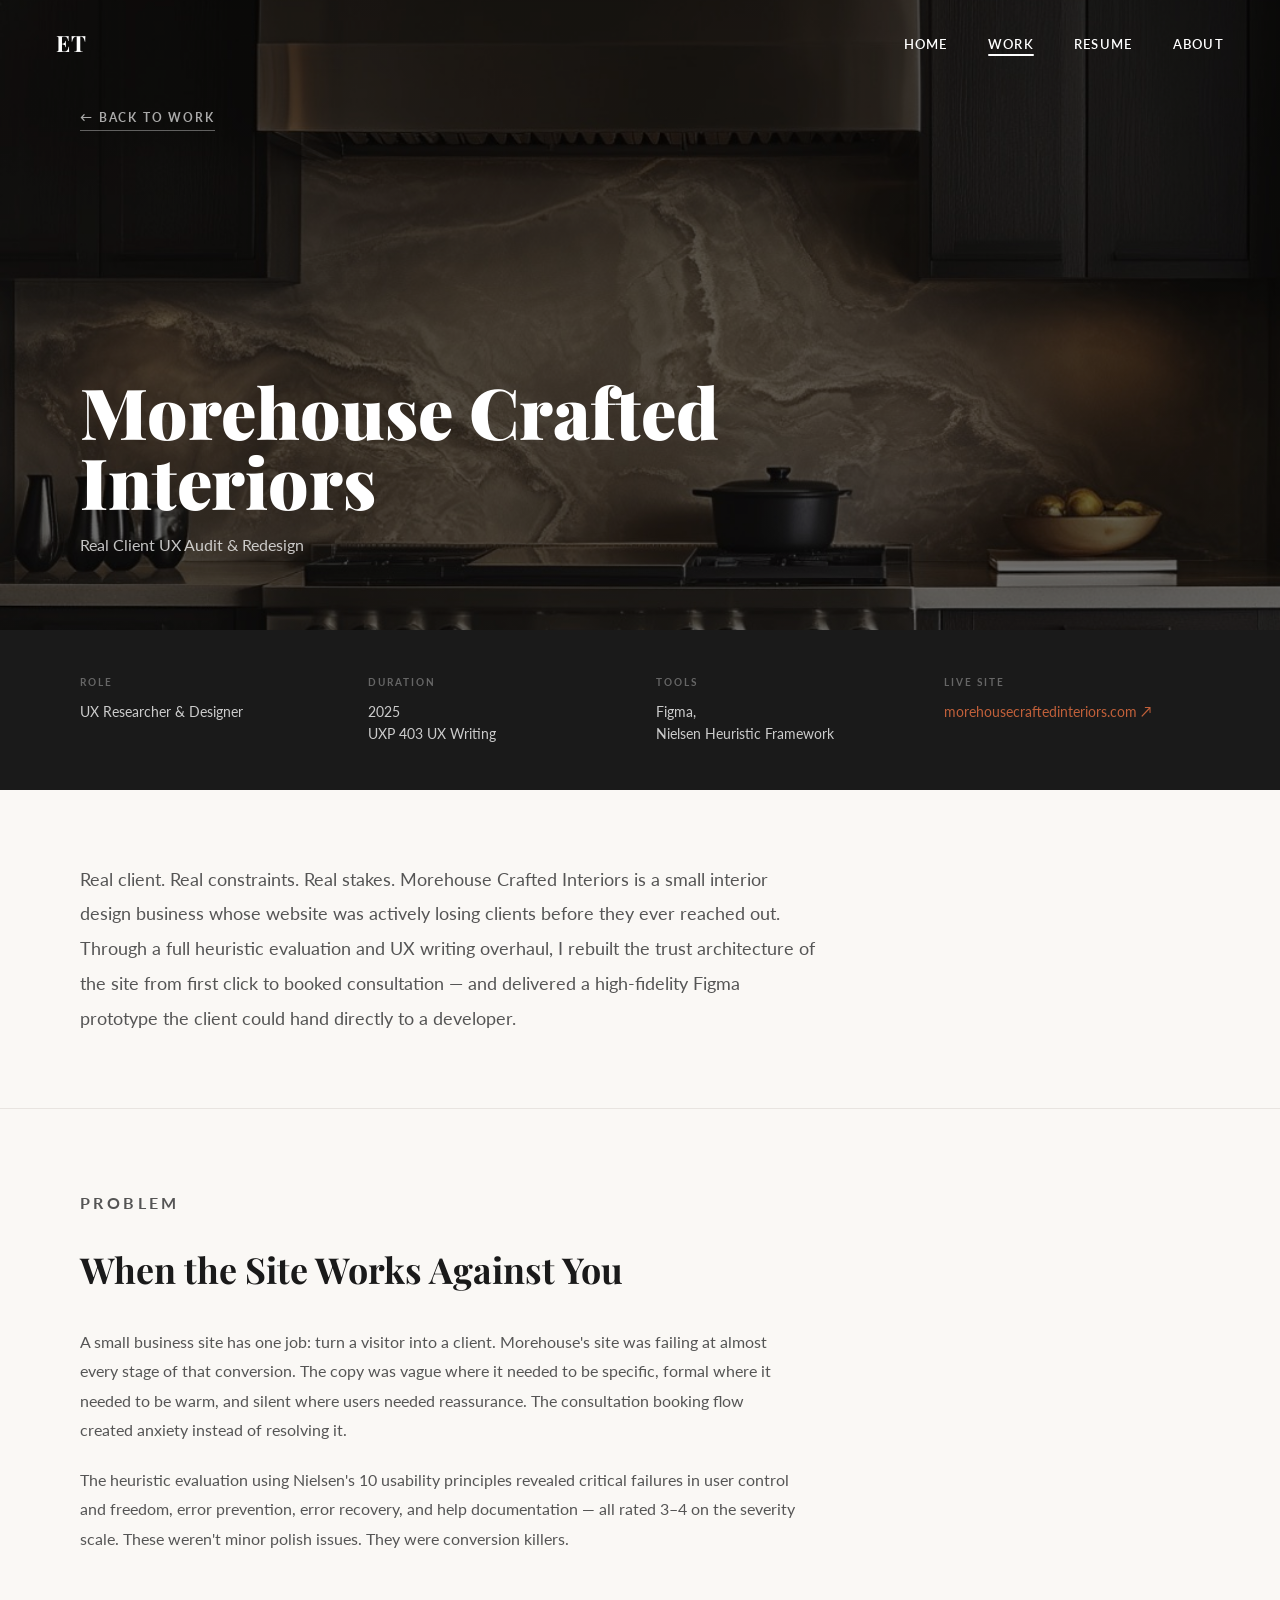
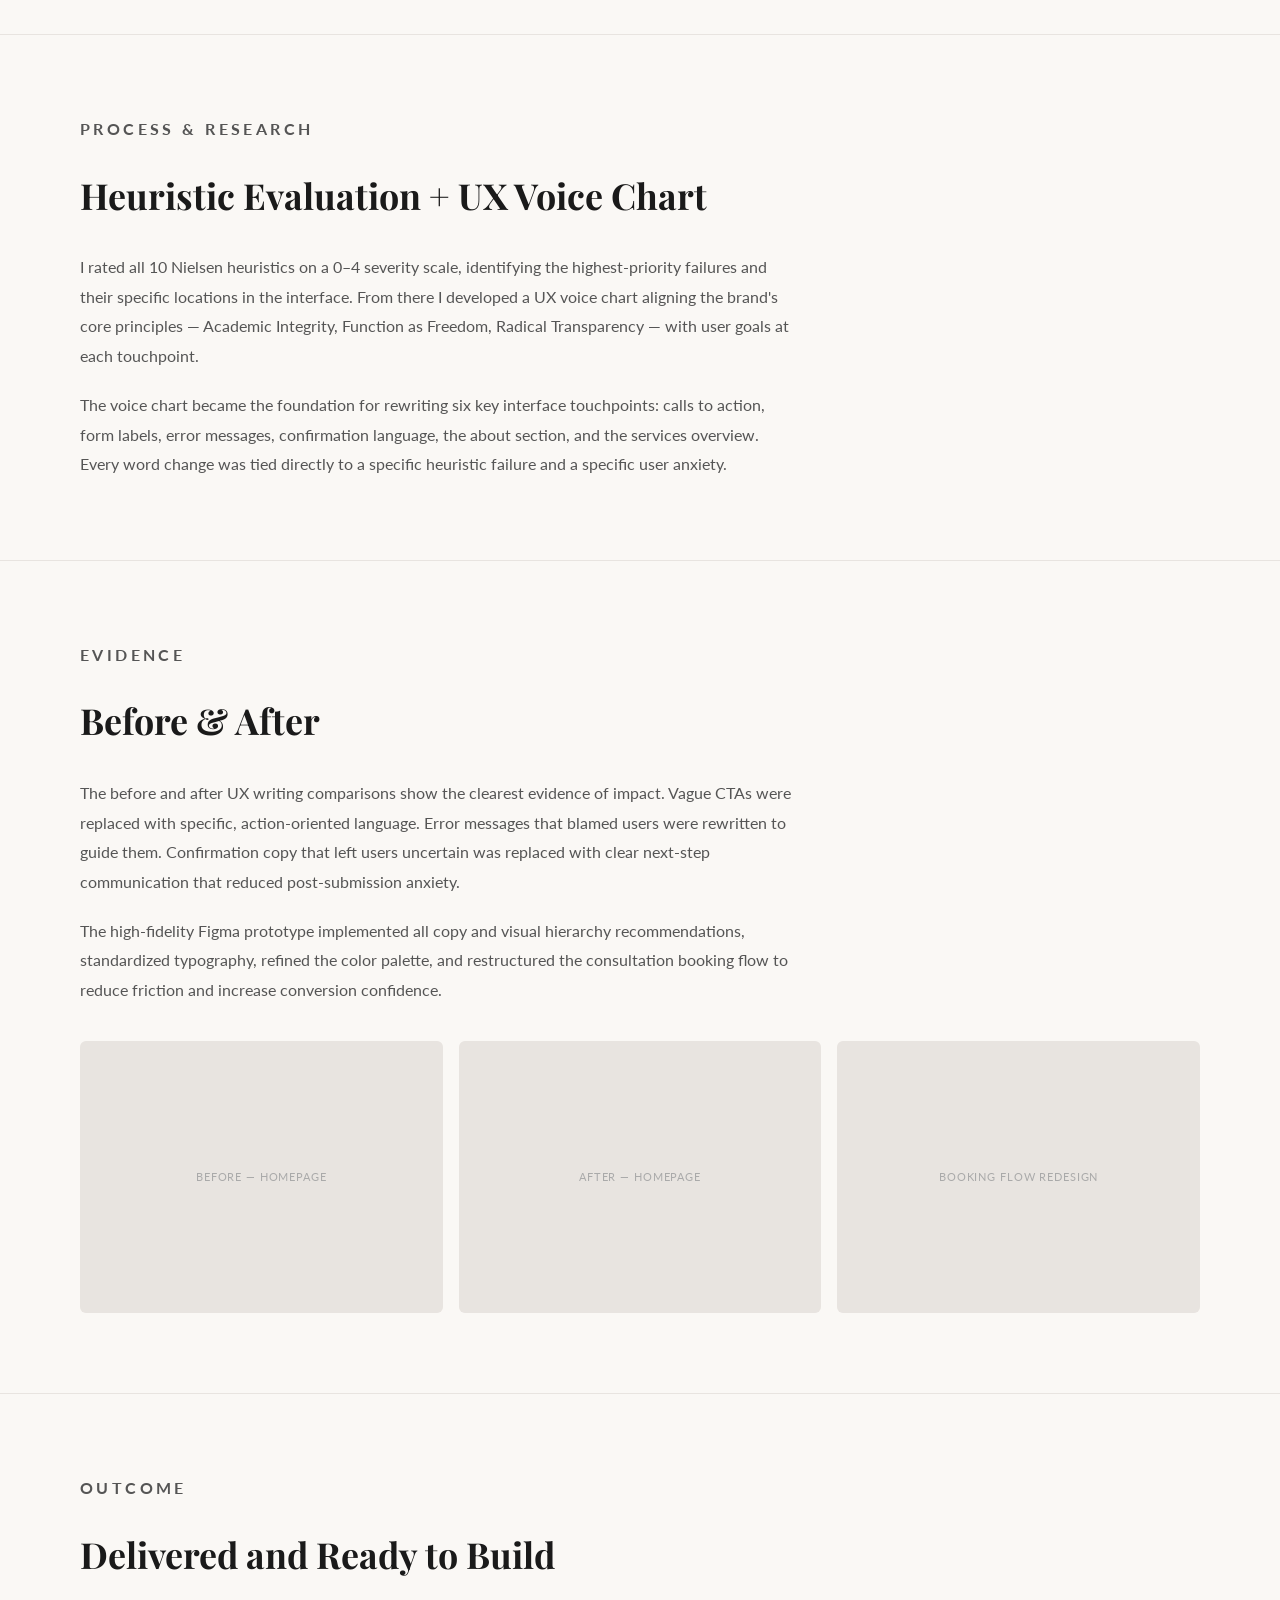
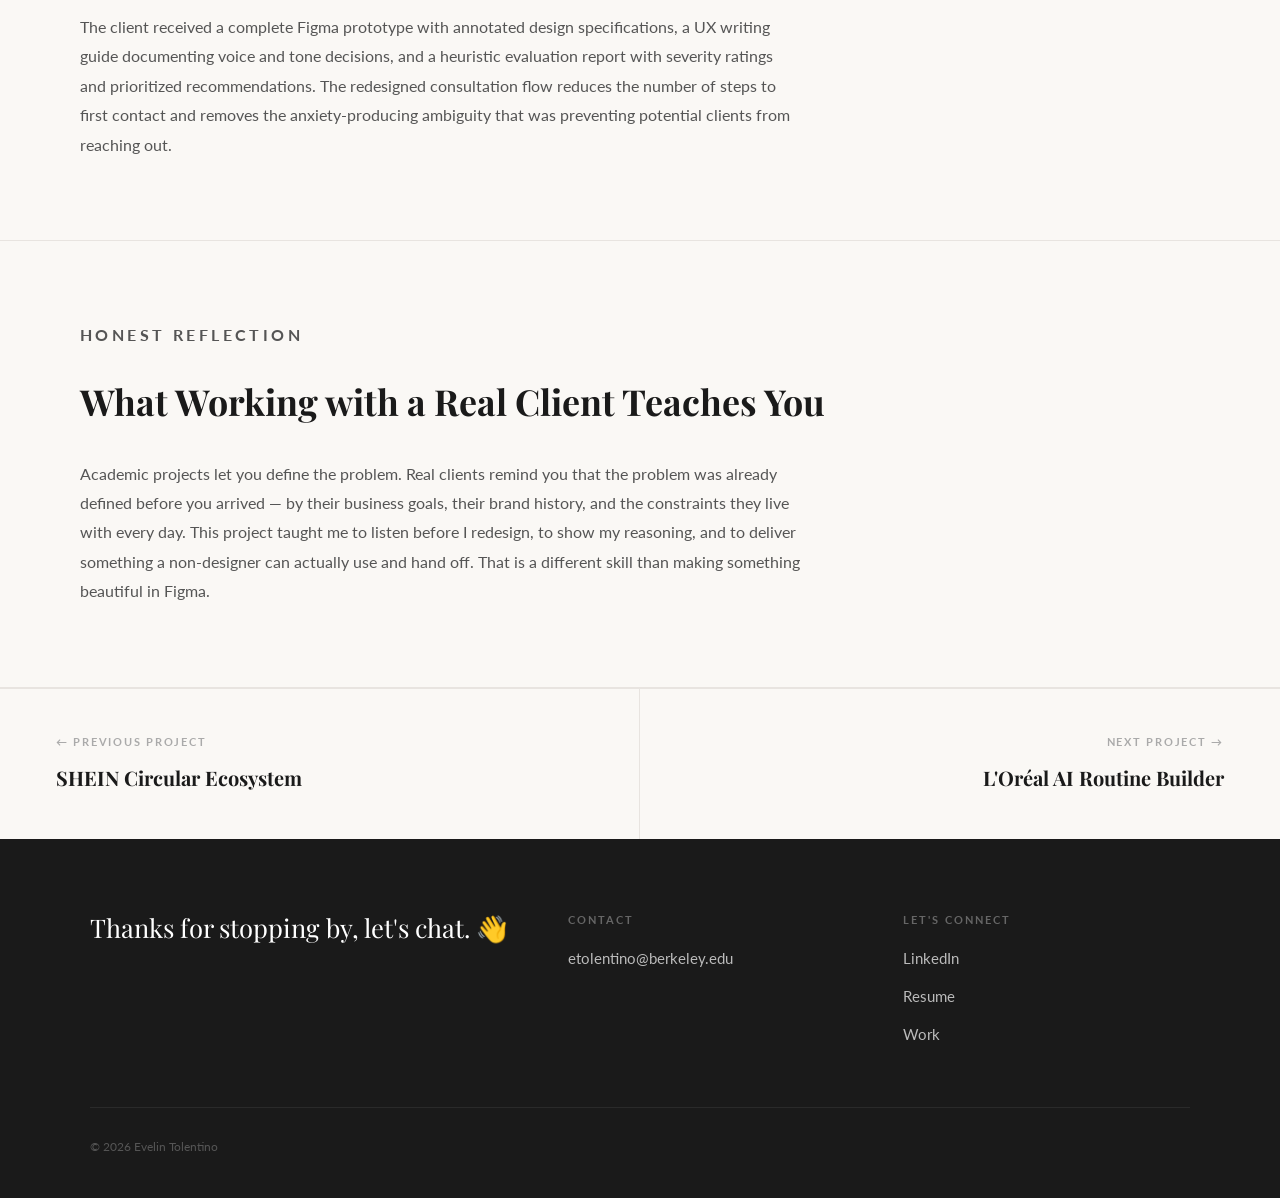
<file: morehouse.html>
<!DOCTYPE html>
<html lang="en">
<head>
  <meta charset="UTF-8" />
  <meta name="viewport" content="width=device-width, initial-scale=1.0" />
  <title>Morehouse Crafted Interiors — Evelin Tolentino</title>
  <link rel="preconnect" href="https://fonts.googleapis.com" />
  <link rel="preconnect" href="https://fonts.gstatic.com" crossorigin />
  <link href="https://fonts.googleapis.com/css2?family=Playfair+Display:ital,wght@0,700;0,900;1,700&family=Lato:wght@300;400;700;900&display=swap" rel="stylesheet" />
  <link rel="stylesheet" href="style.css" />
</head>
<body>

  <nav class="nav nav--dark" id="nav">
    <a href="index.html" class="nav-monogram">ET</a>
    <ul class="nav-links">
      <li><a href="index.html" class="nav-link">Home</a></li>
      <li><a href="work.html" class="nav-link active">Work</a></li>
      <li><a href="resume.html" class="nav-link">Resume</a></li>
      <li><a href="about.html" class="nav-link">About</a></li>
    </ul>
    <button class="hamburger" id="hamburger" aria-label="Menu">
      <span></span><span></span><span></span>
    </button>
  </nav>

  <div class="mobile-menu" id="mobileMenu">
    <a href="index.html">Home</a>
    <a href="work.html">Work</a>
    <a href="resume.html">Resume</a>
    <a href="about.html">About</a>
  </div>

  <div class="case-hero morehouse-hero">
    <a href="work.html" class="case-hero__back">← Back to Work</a>
    <div class="case-hero__content">
      <h1 class="case-hero__title">Morehouse Crafted Interiors</h1>
      <p class="case-hero__subtitle">Real Client UX Audit &amp; Redesign</p>
    </div>
  </div>

  <div class="specs-strip">
    <div>
      <p class="spec__label">Role</p>
      <p class="spec__value">UX Researcher &amp; Designer</p>
    </div>
    <div>
      <p class="spec__label">Duration</p>
      <p class="spec__value">2025<br>UXP 403 UX Writing</p>
    </div>
    <div>
      <p class="spec__label">Tools</p>
      <p class="spec__value">Figma,<br>Nielsen Heuristic Framework</p>
    </div>
    <div>
      <p class="spec__label">Live Site</p>
      <p class="spec__value"><a href="https://www.morehousecraftedinteriors.com" target="_blank" rel="noopener" style="color:#C1603A;">morehousecraftedinteriors.com ↗</a></p>
    </div>
  </div>

  <div class="case-overview">
    <p>Real client. Real constraints. Real stakes. Morehouse Crafted Interiors is a small interior design business whose website was actively losing clients before they ever reached out. Through a full heuristic evaluation and UX writing overhaul, I rebuilt the trust architecture of the site from first click to booked consultation — and delivered a high-fidelity Figma prototype the client could hand directly to a developer.</p>
  </div>

  <div class="case-section">
    <p class="case-section__label">Problem</p>
    <h2 class="case-section__title">When the Site Works Against You</h2>
    <p>A small business site has one job: turn a visitor into a client. Morehouse's site was failing at almost every stage of that conversion. The copy was vague where it needed to be specific, formal where it needed to be warm, and silent where users needed reassurance. The consultation booking flow created anxiety instead of resolving it.</p>
    <p>The heuristic evaluation using Nielsen's 10 usability principles revealed critical failures in user control and freedom, error prevention, error recovery, and help documentation — all rated 3–4 on the severity scale. These weren't minor polish issues. They were conversion killers.</p>
  </div>

  <div class="case-section">
    <p class="case-section__label">Process &amp; Research</p>
    <h2 class="case-section__title">Heuristic Evaluation + UX Voice Chart</h2>
    <p>I rated all 10 Nielsen heuristics on a 0–4 severity scale, identifying the highest-priority failures and their specific locations in the interface. From there I developed a UX voice chart aligning the brand's core principles — Academic Integrity, Function as Freedom, Radical Transparency — with user goals at each touchpoint.</p>
    <p>The voice chart became the foundation for rewriting six key interface touchpoints: calls to action, form labels, error messages, confirmation language, the about section, and the services overview. Every word change was tied directly to a specific heuristic failure and a specific user anxiety.</p>
  </div>

  <div class="case-section">
    <p class="case-section__label">Evidence</p>
    <h2 class="case-section__title">Before &amp; After</h2>
    <p>The before and after UX writing comparisons show the clearest evidence of impact. Vague CTAs were replaced with specific, action-oriented language. Error messages that blamed users were rewritten to guide them. Confirmation copy that left users uncertain was replaced with clear next-step communication that reduced post-submission anxiety.</p>
    <p>The high-fidelity Figma prototype implemented all copy and visual hierarchy recommendations, standardized typography, refined the color palette, and restructured the consultation booking flow to reduce friction and increase conversion confidence.</p>

    <div class="evidence-grid">
      <div class="evidence-placeholder"><span>Before — Homepage</span></div>
      <div class="evidence-placeholder"><span>After — Homepage</span></div>
      <div class="evidence-placeholder"><span>Booking Flow Redesign</span></div>
    </div>
  </div>

  <div class="case-section">
    <p class="case-section__label">Outcome</p>
    <h2 class="case-section__title">Delivered and Ready to Build</h2>
    <p>The client received a complete Figma prototype with annotated design specifications, a UX writing guide documenting voice and tone decisions, and a heuristic evaluation report with severity ratings and prioritized recommendations. The redesigned consultation flow reduces the number of steps to first contact and removes the anxiety-producing ambiguity that was preventing potential clients from reaching out.</p>
  </div>

  <div class="case-section">
    <p class="case-section__label">Honest Reflection</p>
    <h2 class="case-section__title">What Working with a Real Client Teaches You</h2>
    <p>Academic projects let you define the problem. Real clients remind you that the problem was already defined before you arrived — by their business goals, their brand history, and the constraints they live with every day. This project taught me to listen before I redesign, to show my reasoning, and to deliver something a non-designer can actually use and hand off. That is a different skill than making something beautiful in Figma.</p>
  </div>

  <div class="case-nav">
    <a href="shein.html" class="case-nav__item">
      <span class="case-nav__dir">← Previous Project</span>
      <span class="case-nav__name">SHEIN Circular Ecosystem</span>
    </a>
    <a href="loreal.html" class="case-nav__item next">
      <span class="case-nav__dir">Next Project →</span>
      <span class="case-nav__name">L'Oréal AI Routine Builder</span>
    </a>
  </div>

  <footer class="footer">
    <div class="footer-inner">
      <div>
        <p class="footer-tagline">Thanks for stopping by, let's chat. 👋</p>
      </div>
      <div>
        <p class="footer-col-label">Contact</p>
        <a href="mailto:etolentino@berkeley.edu" class="footer-link">etolentino@berkeley.edu</a>
      </div>
      <div>
        <p class="footer-col-label">Let's Connect</p>
        <a href="https://linkedin.com/in/evelin-tolentino-3aa1a51a6" target="_blank" rel="noopener" class="footer-link">LinkedIn</a>
        <a href="resume.html" class="footer-link">Resume</a>
        <a href="work.html" class="footer-link">Work</a>
      </div>
    </div>
    <div class="footer-bottom">
      <span>© 2026 Evelin Tolentino</span>
    </div>
  </footer>

  <script>
    const hamburger = document.getElementById('hamburger');
    const mobileMenu = document.getElementById('mobileMenu');
    hamburger.addEventListener('click', () => {
      hamburger.classList.toggle('open');
      mobileMenu.classList.toggle('open');
    });
    mobileMenu.querySelectorAll('a').forEach(a => {
      a.addEventListener('click', () => {
        hamburger.classList.remove('open');
        mobileMenu.classList.remove('open');
      });
    });
  </script>

</body>
</html>
</file>
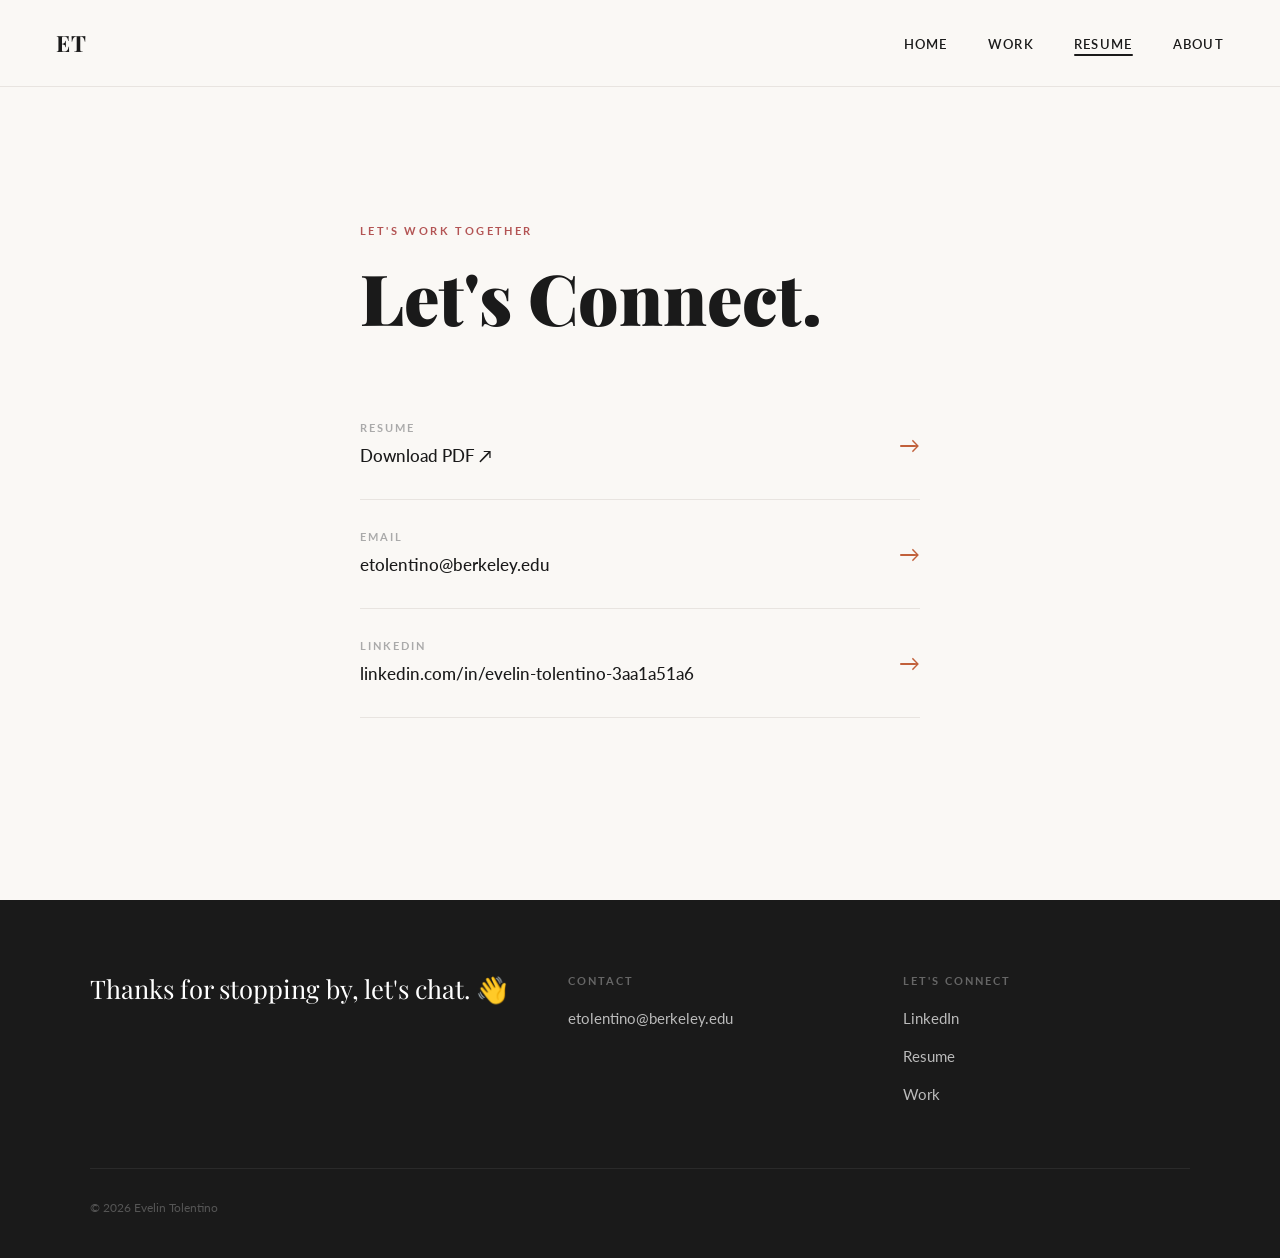
<file: resume.html>
<!DOCTYPE html>
<html lang="en">
<head>
  <meta charset="UTF-8" />
  <meta name="viewport" content="width=device-width, initial-scale=1.0" />
  <title>Resume — Evelin Tolentino</title>
  <link rel="preconnect" href="https://fonts.googleapis.com" />
  <link rel="preconnect" href="https://fonts.gstatic.com" crossorigin />
  <link href="https://fonts.googleapis.com/css2?family=Playfair+Display:ital,wght@0,700;0,900;1,700&family=Lato:wght@300;400;700;900&display=swap" rel="stylesheet" />
  <link rel="stylesheet" href="style.css" />
</head>
<body>

  <nav class="nav nav--light" id="nav">
    <a href="index.html" class="nav-monogram">ET</a>
    <ul class="nav-links">
      <li><a href="index.html" class="nav-link">Home</a></li>
      <li><a href="work.html" class="nav-link">Work</a></li>
      <li><a href="resume.html" class="nav-link active">Resume</a></li>
      <li><a href="about.html" class="nav-link">About</a></li>
    </ul>
    <button class="hamburger" id="hamburger" aria-label="Menu">
      <span></span><span></span><span></span>
    </button>
  </nav>

  <div class="mobile-menu" id="mobileMenu">
    <a href="index.html">Home</a>
    <a href="work.html">Work</a>
    <a href="resume.html">Resume</a>
    <a href="about.html">About</a>
  </div>

  <div class="resume-page">
    <p class="resume-page__eyebrow">Let's work together</p>
    <h1 class="resume-page__title">Let's Connect.</h1>

    <div class="resume-links">

      <a href="https://www.dropbox.com/scl/fi/lsr9jspr19jkixa2x7t8u/Resume.pdf?rlkey=cqb5bzmthjcw466zzg0jpez8i&st=nuub32o0&dl=0" target="_blank" rel="noopener" class="resume-link-item">
        <div>
          <p class="resume-link-item__label">Resume</p>
          <p class="resume-link-item__value">Download PDF ↗</p>
        </div>
        <span class="resume-link-item__arrow">→</span>
      </a>

      <a href="mailto:etolentino@berkeley.edu" class="resume-link-item">
        <div>
          <p class="resume-link-item__label">Email</p>
          <p class="resume-link-item__value">etolentino@berkeley.edu</p>
        </div>
        <span class="resume-link-item__arrow">→</span>
      </a>

      <a href="https://linkedin.com/in/evelin-tolentino-3aa1a51a6" target="_blank" rel="noopener" class="resume-link-item">
        <div>
          <p class="resume-link-item__label">LinkedIn</p>
          <p class="resume-link-item__value">linkedin.com/in/evelin-tolentino-3aa1a51a6</p>
        </div>
        <span class="resume-link-item__arrow">→</span>
      </a>

    </div>
  </div>

  <!-- FOOTER -->
  <footer class="footer">
    <div class="footer-inner">
      <div>
        <p class="footer-tagline">Thanks for stopping by, let's chat. 👋</p>
      </div>
      <div>
        <p class="footer-col-label">Contact</p>
        <a href="mailto:etolentino@berkeley.edu" class="footer-link">etolentino@berkeley.edu</a>
      </div>
      <div>
        <p class="footer-col-label">Let's Connect</p>
        <a href="https://linkedin.com/in/evelin-tolentino-3aa1a51a6" target="_blank" rel="noopener" class="footer-link">LinkedIn</a>
        <a href="resume.html" class="footer-link">Resume</a>
        <a href="work.html" class="footer-link">Work</a>
      </div>
    </div>
    <div class="footer-bottom">
      <span>© 2026 Evelin Tolentino</span>
    </div>
  </footer>

  <script>
    const hamburger = document.getElementById('hamburger');
    const mobileMenu = document.getElementById('mobileMenu');
    hamburger.addEventListener('click', () => {
      hamburger.classList.toggle('open');
      mobileMenu.classList.toggle('open');
    });
    mobileMenu.querySelectorAll('a').forEach(a => {
      a.addEventListener('click', () => {
        hamburger.classList.remove('open');
        mobileMenu.classList.remove('open');
      });
    });
  </script>

</body>
</html>
</file>
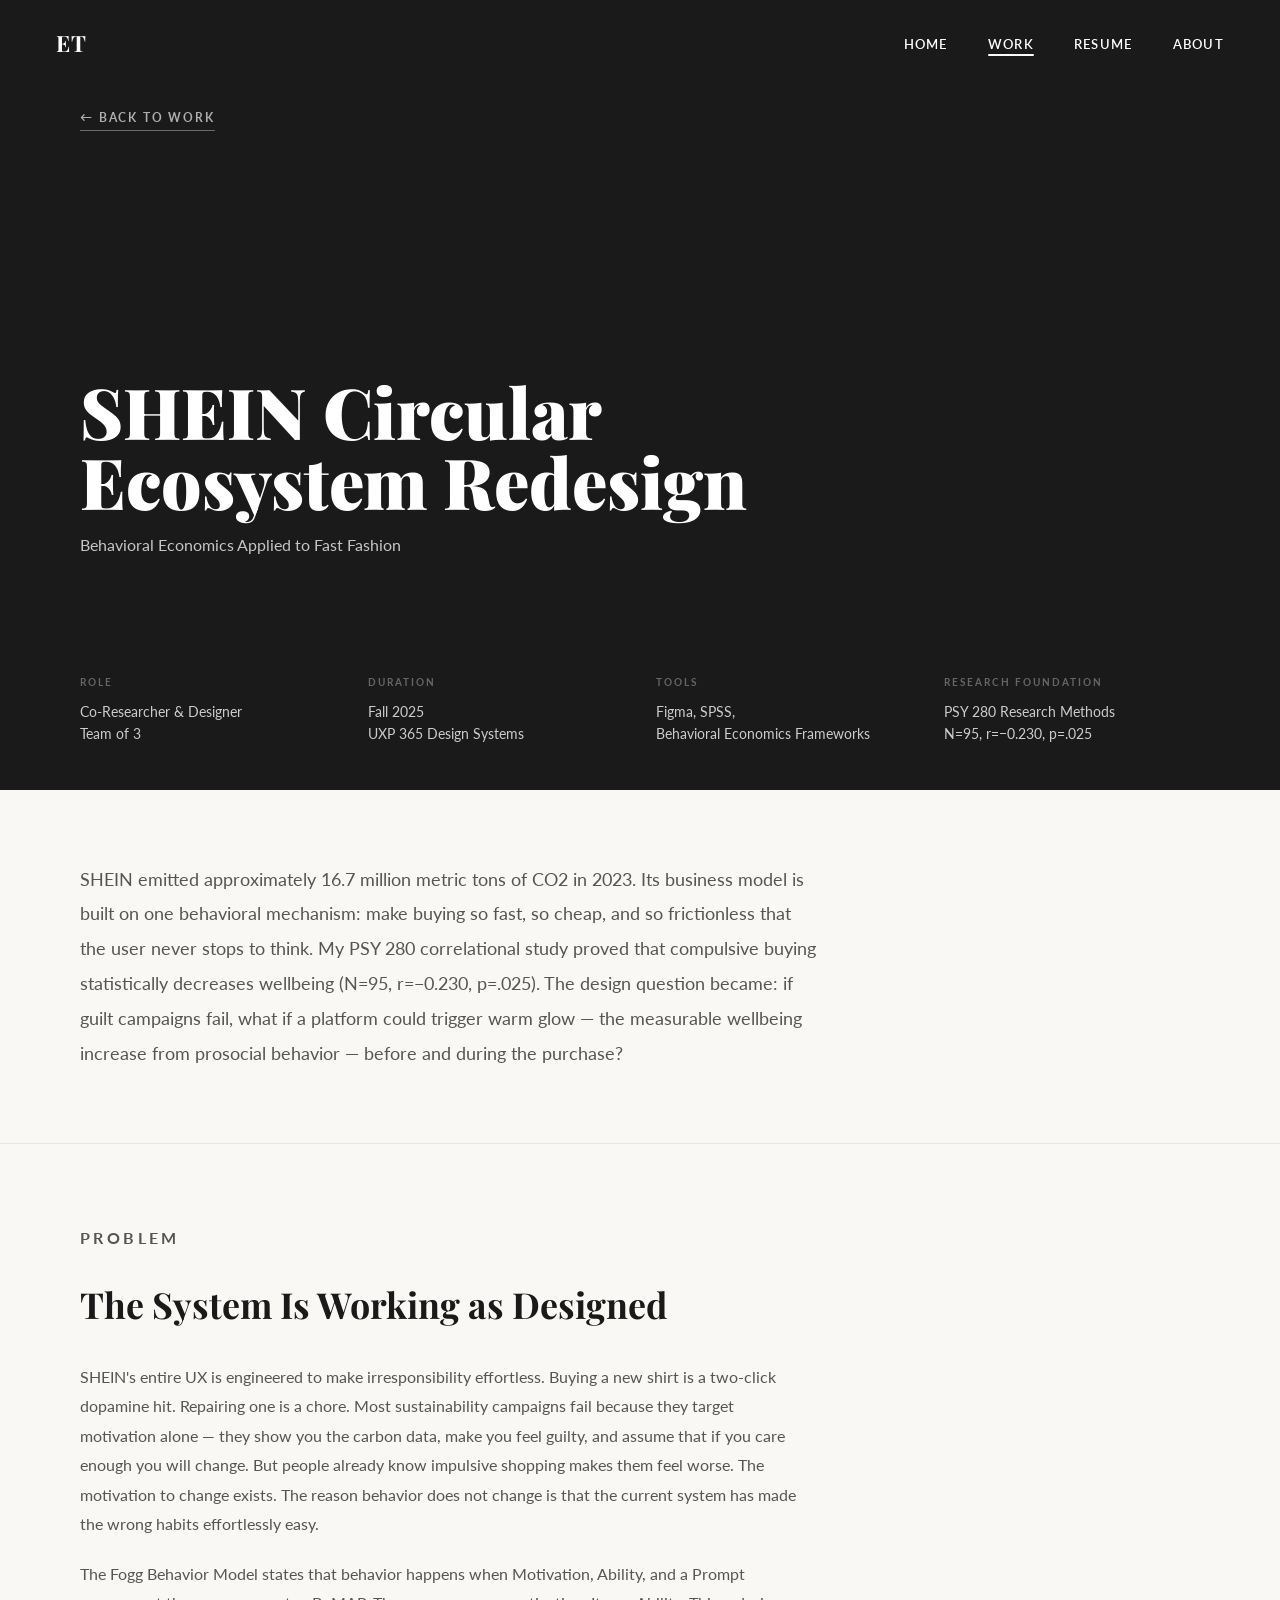
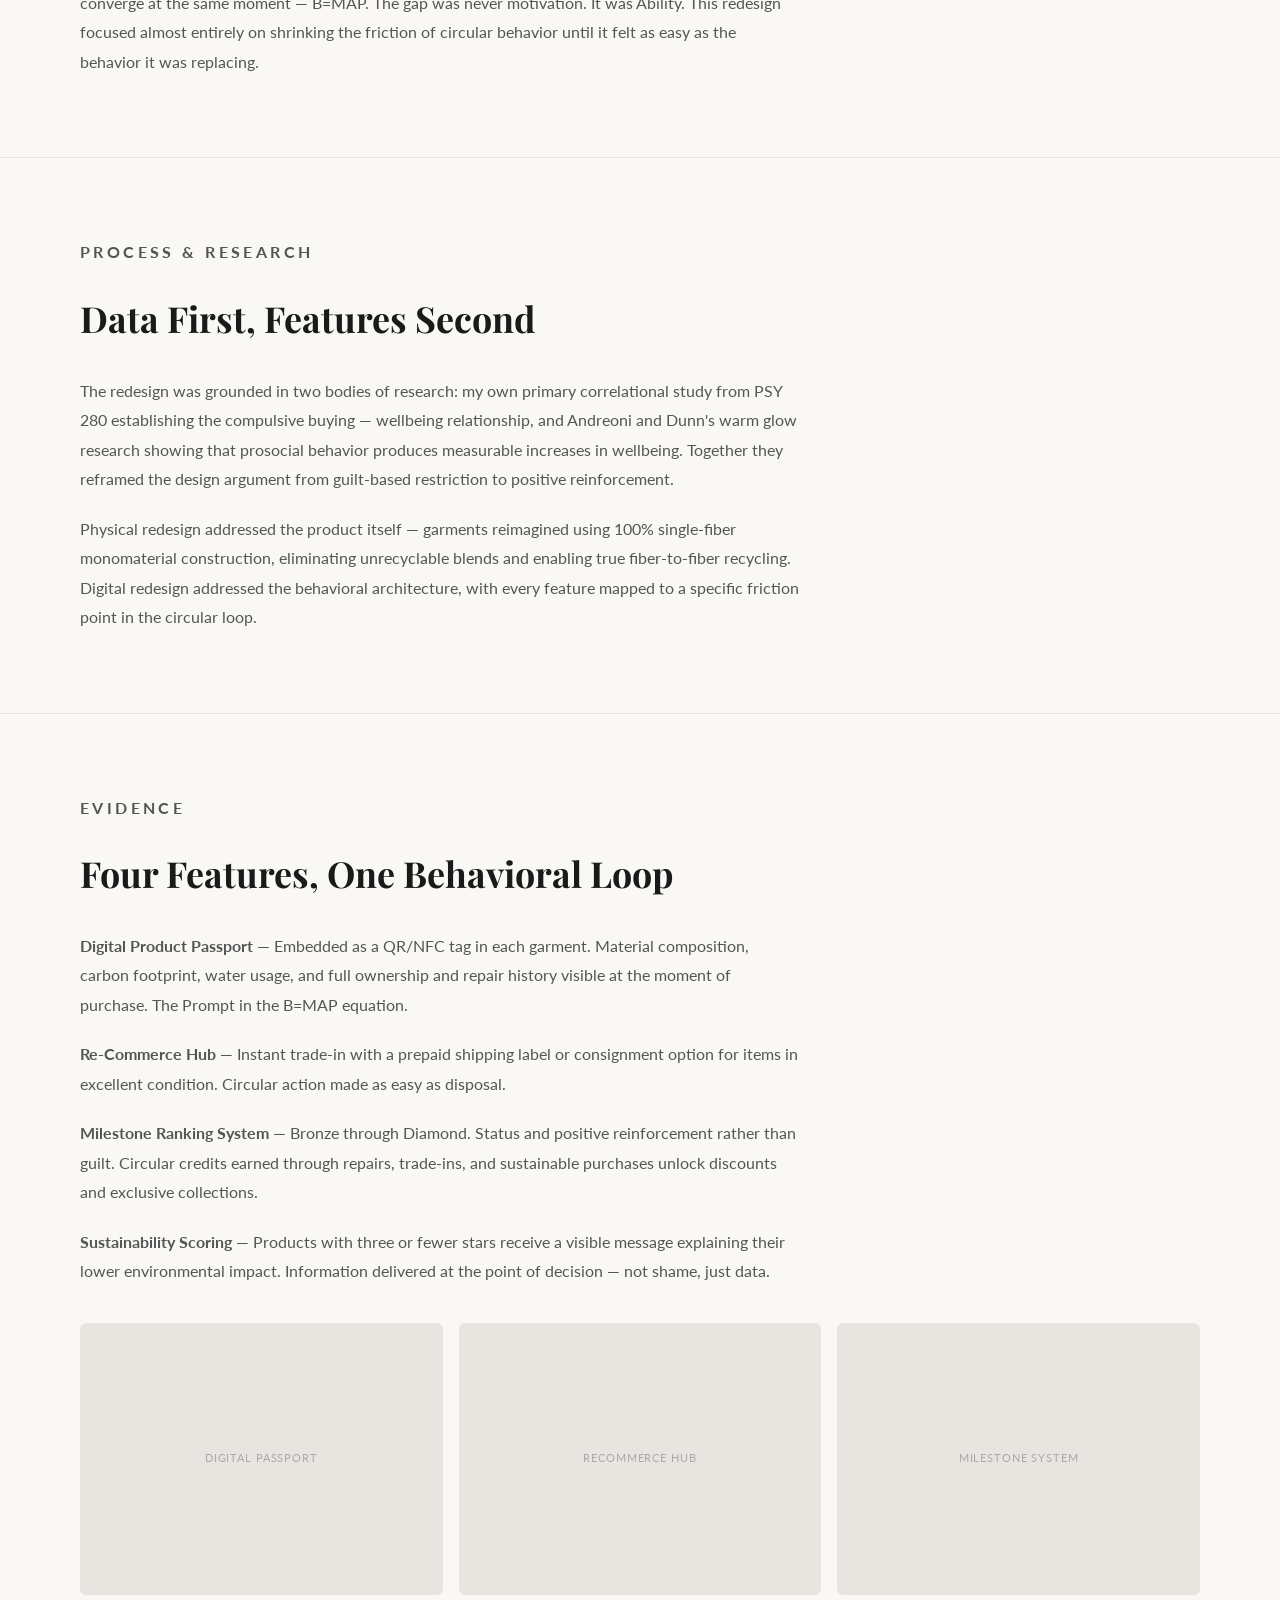
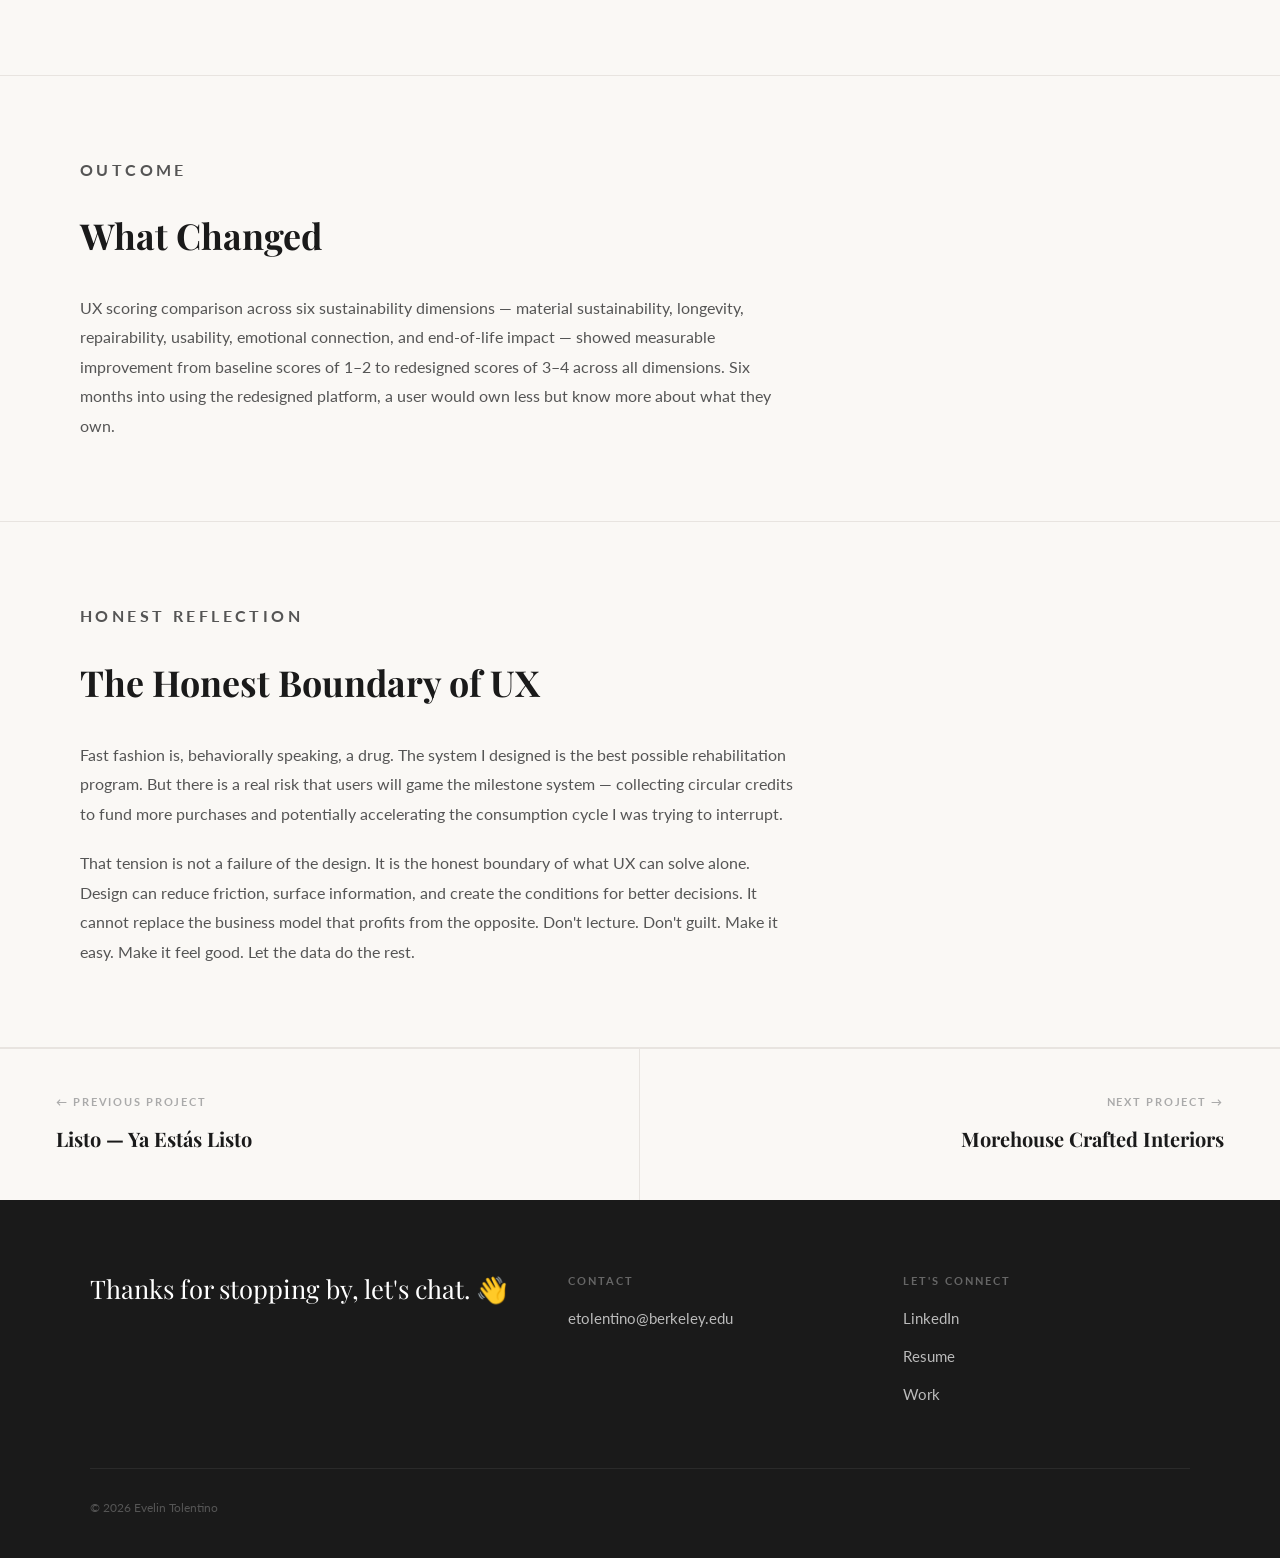
<file: shein.html>
<!DOCTYPE html>
<html lang="en">
<head>
  <meta charset="UTF-8" />
  <meta name="viewport" content="width=device-width, initial-scale=1.0" />
  <title>SHEIN Circular Ecosystem — Evelin Tolentino</title>
  <link rel="preconnect" href="https://fonts.googleapis.com" />
  <link rel="preconnect" href="https://fonts.gstatic.com" crossorigin />
  <link href="https://fonts.googleapis.com/css2?family=Playfair+Display:ital,wght@0,700;0,900;1,700&family=Lato:wght@300;400;700;900&display=swap" rel="stylesheet" />
  <link rel="stylesheet" href="style.css" />
</head>
<body>

  <nav class="nav nav--dark" id="nav">
    <a href="index.html" class="nav-monogram">ET</a>
    <ul class="nav-links">
      <li><a href="index.html" class="nav-link">Home</a></li>
      <li><a href="work.html" class="nav-link active">Work</a></li>
      <li><a href="resume.html" class="nav-link">Resume</a></li>
      <li><a href="about.html" class="nav-link">About</a></li>
    </ul>
    <button class="hamburger" id="hamburger" aria-label="Menu">
      <span></span><span></span><span></span>
    </button>
  </nav>

  <div class="mobile-menu" id="mobileMenu">
    <a href="index.html">Home</a>
    <a href="work.html">Work</a>
    <a href="resume.html">Resume</a>
    <a href="about.html">About</a>
  </div>

  <div class="case-hero shein-hero">
    <a href="work.html" class="case-hero__back">← Back to Work</a>
    <div class="case-hero__content">
      <h1 class="case-hero__title">SHEIN Circular Ecosystem Redesign</h1>
      <p class="case-hero__subtitle">Behavioral Economics Applied to Fast Fashion</p>
    </div>
  </div>

  <div class="specs-strip">
    <div>
      <p class="spec__label">Role</p>
      <p class="spec__value">Co-Researcher &amp; Designer<br>Team of 3</p>
    </div>
    <div>
      <p class="spec__label">Duration</p>
      <p class="spec__value">Fall 2025<br>UXP 365 Design Systems</p>
    </div>
    <div>
      <p class="spec__label">Tools</p>
      <p class="spec__value">Figma, SPSS,<br>Behavioral Economics Frameworks</p>
    </div>
    <div>
      <p class="spec__label">Research Foundation</p>
      <p class="spec__value">PSY 280 Research Methods<br>N=95, r=−0.230, p=.025</p>
    </div>
  </div>

  <div class="case-overview">
    <p>SHEIN emitted approximately 16.7 million metric tons of CO2 in 2023. Its business model is built on one behavioral mechanism: make buying so fast, so cheap, and so frictionless that the user never stops to think. My PSY 280 correlational study proved that compulsive buying statistically decreases wellbeing (N=95, r=−0.230, p=.025). The design question became: if guilt campaigns fail, what if a platform could trigger warm glow — the measurable wellbeing increase from prosocial behavior — before and during the purchase?</p>
  </div>

  <div class="case-section">
    <p class="case-section__label">Problem</p>
    <h2 class="case-section__title">The System Is Working as Designed</h2>
    <p>SHEIN's entire UX is engineered to make irresponsibility effortless. Buying a new shirt is a two-click dopamine hit. Repairing one is a chore. Most sustainability campaigns fail because they target motivation alone — they show you the carbon data, make you feel guilty, and assume that if you care enough you will change. But people already know impulsive shopping makes them feel worse. The motivation to change exists. The reason behavior does not change is that the current system has made the wrong habits effortlessly easy.</p>
    <p>The Fogg Behavior Model states that behavior happens when Motivation, Ability, and a Prompt converge at the same moment — B=MAP. The gap was never motivation. It was Ability. This redesign focused almost entirely on shrinking the friction of circular behavior until it felt as easy as the behavior it was replacing.</p>
  </div>

  <div class="case-section">
    <p class="case-section__label">Process &amp; Research</p>
    <h2 class="case-section__title">Data First, Features Second</h2>
    <p>The redesign was grounded in two bodies of research: my own primary correlational study from PSY 280 establishing the compulsive buying — wellbeing relationship, and Andreoni and Dunn's warm glow research showing that prosocial behavior produces measurable increases in wellbeing. Together they reframed the design argument from guilt-based restriction to positive reinforcement.</p>
    <p>Physical redesign addressed the product itself — garments reimagined using 100% single-fiber monomaterial construction, eliminating unrecyclable blends and enabling true fiber-to-fiber recycling. Digital redesign addressed the behavioral architecture, with every feature mapped to a specific friction point in the circular loop.</p>
  </div>

  <div class="case-section">
    <p class="case-section__label">Evidence</p>
    <h2 class="case-section__title">Four Features, One Behavioral Loop</h2>
    <p><strong>Digital Product Passport</strong> — Embedded as a QR/NFC tag in each garment. Material composition, carbon footprint, water usage, and full ownership and repair history visible at the moment of purchase. The Prompt in the B=MAP equation.</p>
    <p><strong>Re-Commerce Hub</strong> — Instant trade-in with a prepaid shipping label or consignment option for items in excellent condition. Circular action made as easy as disposal.</p>
    <p><strong>Milestone Ranking System</strong> — Bronze through Diamond. Status and positive reinforcement rather than guilt. Circular credits earned through repairs, trade-ins, and sustainable purchases unlock discounts and exclusive collections.</p>
    <p><strong>Sustainability Scoring</strong> — Products with three or fewer stars receive a visible message explaining their lower environmental impact. Information delivered at the point of decision — not shame, just data.</p>

    <div class="evidence-grid">
      <div class="evidence-placeholder"><span>Digital Passport</span></div>
      <div class="evidence-placeholder"><span>ReCommerce Hub</span></div>
      <div class="evidence-placeholder"><span>Milestone System</span></div>
    </div>
  </div>

  <div class="case-section">
    <p class="case-section__label">Outcome</p>
    <h2 class="case-section__title">What Changed</h2>
    <p>UX scoring comparison across six sustainability dimensions — material sustainability, longevity, repairability, usability, emotional connection, and end-of-life impact — showed measurable improvement from baseline scores of 1–2 to redesigned scores of 3–4 across all dimensions. Six months into using the redesigned platform, a user would own less but know more about what they own.</p>
  </div>

  <div class="case-section">
    <p class="case-section__label">Honest Reflection</p>
    <h2 class="case-section__title">The Honest Boundary of UX</h2>
    <p>Fast fashion is, behaviorally speaking, a drug. The system I designed is the best possible rehabilitation program. But there is a real risk that users will game the milestone system — collecting circular credits to fund more purchases and potentially accelerating the consumption cycle I was trying to interrupt.</p>
    <p>That tension is not a failure of the design. It is the honest boundary of what UX can solve alone. Design can reduce friction, surface information, and create the conditions for better decisions. It cannot replace the business model that profits from the opposite. Don't lecture. Don't guilt. Make it easy. Make it feel good. Let the data do the rest.</p>
  </div>

  <div class="case-nav">
    <a href="listo.html" class="case-nav__item">
      <span class="case-nav__dir">← Previous Project</span>
      <span class="case-nav__name">Listo — Ya Estás Listo</span>
    </a>
    <a href="morehouse.html" class="case-nav__item next">
      <span class="case-nav__dir">Next Project →</span>
      <span class="case-nav__name">Morehouse Crafted Interiors</span>
    </a>
  </div>

  <footer class="footer">
    <div class="footer-inner">
      <div>
        <p class="footer-tagline">Thanks for stopping by, let's chat. 👋</p>
      </div>
      <div>
        <p class="footer-col-label">Contact</p>
        <a href="mailto:etolentino@berkeley.edu" class="footer-link">etolentino@berkeley.edu</a>
      </div>
      <div>
        <p class="footer-col-label">Let's Connect</p>
        <a href="https://linkedin.com/in/evelin-tolentino-3aa1a51a6" target="_blank" rel="noopener" class="footer-link">LinkedIn</a>
        <a href="resume.html" class="footer-link">Resume</a>
        <a href="work.html" class="footer-link">Work</a>
      </div>
    </div>
    <div class="footer-bottom">
      <span>© 2026 Evelin Tolentino</span>
    </div>
  </footer>

  <script>
    const hamburger = document.getElementById('hamburger');
    const mobileMenu = document.getElementById('mobileMenu');
    hamburger.addEventListener('click', () => {
      hamburger.classList.toggle('open');
      mobileMenu.classList.toggle('open');
    });
    mobileMenu.querySelectorAll('a').forEach(a => {
      a.addEventListener('click', () => {
        hamburger.classList.remove('open');
        mobileMenu.classList.remove('open');
      });
    });
  </script>

</body>
</html>
</file>
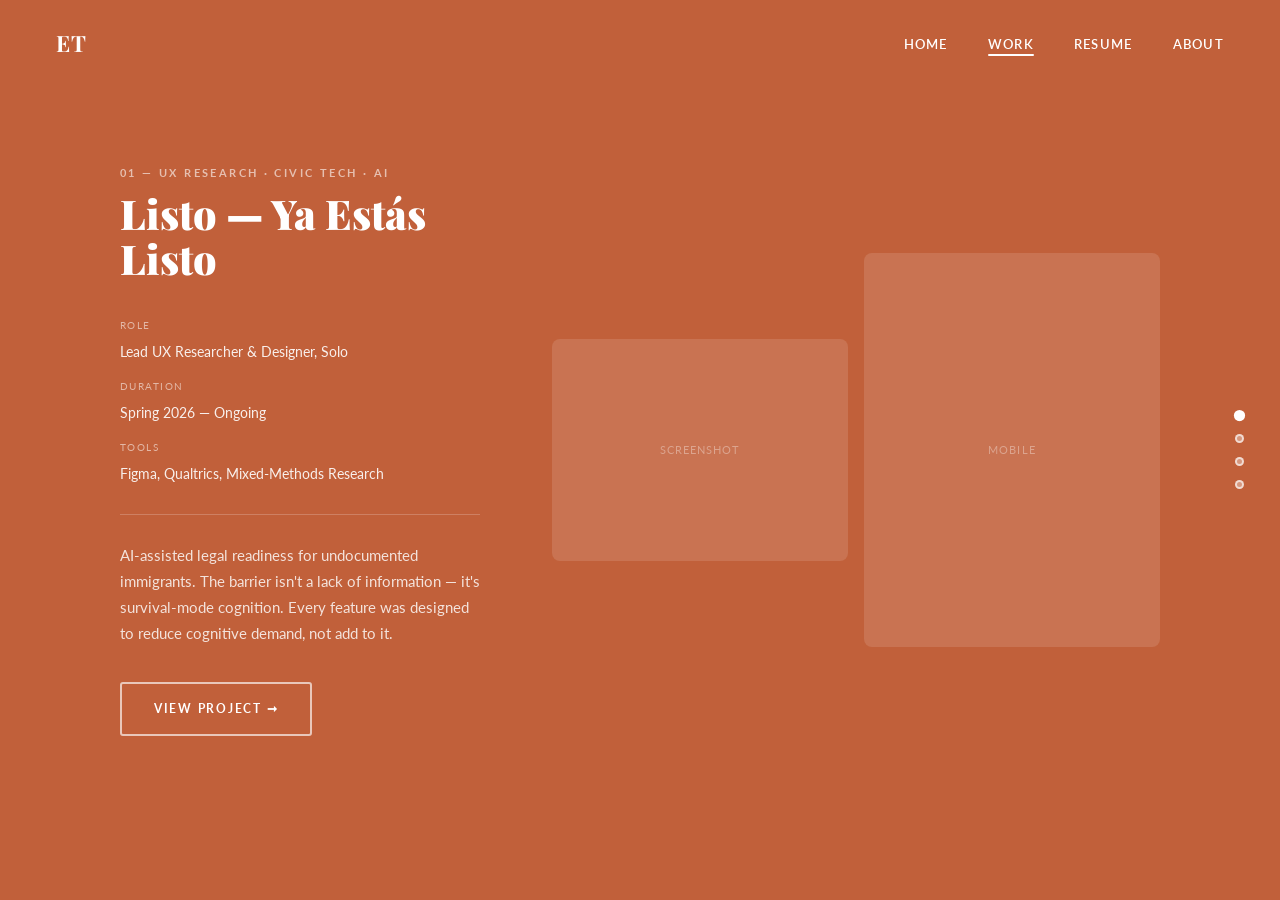
<file: work.html>
<!DOCTYPE html>
<html lang="en">
<head>
  <meta charset="UTF-8" />
  <meta name="viewport" content="width=device-width, initial-scale=1.0" />
  <title>Work — Evelin Tolentino</title>
  <link rel="preconnect" href="https://fonts.googleapis.com" />
  <link rel="preconnect" href="https://fonts.gstatic.com" crossorigin />
  <link href="https://fonts.googleapis.com/css2?family=Playfair+Display:ital,wght@0,700;0,900;1,700&family=Lato:wght@300;400;700;900&display=swap" rel="stylesheet" />
  <link rel="stylesheet" href="style.css" />
  <style>
    /* Work page layout — gallery fills viewport, footer sits below naturally */
    html, body {
      height: 100%;
      overflow: hidden;
    }

    .work-page-wrap {
      height: 100vh;
      display: flex;
      flex-direction: column;
      overflow: hidden;
    }

    /* Gallery takes remaining space */
    .work-gallery {
      flex: 1;
      overflow-y: scroll;
      scroll-snap-type: y proximity;
      scroll-behavior: smooth;
      scrollbar-width: none;
      -ms-overflow-style: none;
    }

    .work-gallery::-webkit-scrollbar { display: none; }

    /* Each section snaps but with proximity so it feels gentle */
    .work-section {
      height: 100vh;
      scroll-snap-align: start;
      scroll-snap-stop: normal;
    }

    /* Footer revealed when you scroll past last project */
    .work-footer-wrap {
      scroll-snap-align: start;
      background: #1a1a1a;
    }

    @media (max-width: 900px) {
      html, body { height: auto; overflow: auto; }
      .work-page-wrap { height: auto; overflow: visible; }
      .work-gallery { overflow: visible; scroll-snap-type: none; }
      .work-section { height: auto; min-height: 100vh; }
    }
  </style>
</head>
<body>

  <nav class="nav nav--dark" id="nav">
    <a href="index.html" class="nav-monogram">ET</a>
    <ul class="nav-links">
      <li><a href="index.html" class="nav-link">Home</a></li>
      <li><a href="work.html" class="nav-link active">Work</a></li>
      <li><a href="resume.html" class="nav-link">Resume</a></li>
      <li><a href="about.html" class="nav-link">About</a></li>
    </ul>
    <button class="hamburger" id="hamburger" aria-label="Menu">
      <span></span><span></span><span></span>
    </button>
  </nav>

  <div class="mobile-menu" id="mobileMenu">
    <a href="index.html">Home</a>
    <a href="work.html">Work</a>
    <a href="resume.html">Resume</a>
    <a href="about.html">About</a>
  </div>

  <!-- DOT NAV -->
  <div class="dot-nav" id="dotNav">
    <a class="dot active" href="#listo" aria-label="Listo"></a>
    <a class="dot" href="#shein" aria-label="SHEIN"></a>
    <a class="dot" href="#morehouse" aria-label="Morehouse"></a>
    <a class="dot" href="#loreal" aria-label="L'Oréal"></a>
  </div>

  <div class="work-page-wrap">
    <div class="work-gallery" id="workGallery">

      <!-- LISTO -->
      <section class="work-section listo-section" id="listo">
        <div class="work-section__inner">
          <div class="work-meta">
            <p class="work-meta__label">01 — UX Research · Civic Tech · AI</p>
            <h2 class="work-meta__title">Listo — Ya Estás Listo</h2>
            <div class="work-meta__row">
              <span class="work-meta__key">Role</span>
              <span class="work-meta__val">Lead UX Researcher &amp; Designer, Solo</span>
            </div>
            <div class="work-meta__row">
              <span class="work-meta__key">Duration</span>
              <span class="work-meta__val">Spring 2026 — Ongoing</span>
            </div>
            <div class="work-meta__row">
              <span class="work-meta__key">Tools</span>
              <span class="work-meta__val">Figma, Qualtrics, Mixed-Methods Research</span>
            </div>
            <p class="work-meta__overview">AI-assisted legal readiness for undocumented immigrants. The barrier isn't a lack of information — it's survival-mode cognition. Every feature was designed to reduce cognitive demand, not add to it.</p>
            <a href="listo.html" class="btn-view">View Project ➞</a>
          </div>
          <div class="work-images">
            <div class="work-img-placeholder"><span>Screenshot</span></div>
            <div class="work-img-placeholder tall"><span>Mobile</span></div>
          </div>
        </div>
      </section>

      <!-- SHEIN -->
      <section class="work-section shein-section" id="shein">
        <div class="work-section__inner">
          <div class="work-meta">
            <p class="work-meta__label">02 — Behavioral Design · Systems · Research</p>
            <h2 class="work-meta__title">SHEIN Circular Ecosystem</h2>
            <div class="work-meta__row">
              <span class="work-meta__key">Role</span>
              <span class="work-meta__val">Co-Researcher &amp; Designer, Team of 3</span>
            </div>
            <div class="work-meta__row">
              <span class="work-meta__key">Duration</span>
              <span class="work-meta__val">Fall 2025 — 14 Weeks</span>
            </div>
            <div class="work-meta__row">
              <span class="work-meta__key">Tools</span>
              <span class="work-meta__val">Figma, SPSS, Behavioral Economics Frameworks</span>
            </div>
            <p class="work-meta__overview">Behavioral economics applied to fast fashion. Primary research (N=95, r=−0.230, p=.025) proved compulsive buying hurts wellbeing. The redesign made circular behavior feel as easy as the impulse buy.</p>
            <a href="shein.html" class="btn-view">View Project ➞</a>
          </div>
          <div class="work-images">
            <div class="work-img-placeholder"><span>Cover Graphic</span></div>
            <div class="work-img-placeholder"><span>Screenshot</span></div>
          </div>
        </div>
      </section>

      <!-- MOREHOUSE -->
      <section class="work-section morehouse-section" id="morehouse">
        <div class="work-section__inner">
          <div class="work-meta">
            <p class="work-meta__label">03 — UX Audit · Real Client · UX Writing</p>
            <h2 class="work-meta__title">Morehouse Crafted Interiors</h2>
            <div class="work-meta__row">
              <span class="work-meta__key">Role</span>
              <span class="work-meta__val">UX Researcher &amp; Designer</span>
            </div>
            <div class="work-meta__row">
              <span class="work-meta__key">Duration</span>
              <span class="work-meta__val">2025 — 10 Weeks</span>
            </div>
            <div class="work-meta__row">
              <span class="work-meta__key">Tools</span>
              <span class="work-meta__val">Figma, Nielsen Heuristic Framework</span>
            </div>
            <p class="work-meta__overview">Real client, real constraints. Full heuristic evaluation, UX writing overhaul, and a high-fidelity redesign that rebuilt client trust from first click to booked consultation.</p>
            <a href="morehouse.html" class="btn-view">View Project ➞</a>
          </div>
          <div class="work-images">
            <div class="work-img-placeholder">
              <img src="img/morehouse-cover.jpg" alt="Morehouse Crafted Interiors" />
            </div>
            <div class="work-img-placeholder"><span>Before / After</span></div>
          </div>
        </div>
      </section>

      <!-- L'ORÉAL -->
      <section class="work-section loreal-section" id="loreal">
        <div class="work-section__inner">
          <div class="work-meta">
            <p class="work-meta__label">04 — AI Integration · Frontend Dev · Shipped</p>
            <h2 class="work-meta__title">L'Oréal AI Routine Builder</h2>
            <div class="work-meta__row">
              <span class="work-meta__key">Role</span>
              <span class="work-meta__val">Designer &amp; Developer</span>
            </div>
            <div class="work-meta__row">
              <span class="work-meta__key">Duration</span>
              <span class="work-meta__val">2025 — 8 Weeks</span>
            </div>
            <div class="work-meta__row">
              <span class="work-meta__key">Tools</span>
              <span class="work-meta__val">HTML, CSS, JavaScript, OpenAI API</span>
            </div>
            <p class="work-meta__overview">Not just designed — built and shipped. A product-aware AI chatbot using real L'Oréal brand data. Multi-turn conversation, product search, API integration, and localStorage persistence.</p>
            <a href="loreal.html" class="btn-view">View Project ➞</a>
          </div>
          <div class="work-images">
            <div class="work-img-placeholder">
              <img src="img/loreal-cover.jpg" alt="L'Oréal AI Routine Builder" />
            </div>
            <div class="work-img-placeholder"><span>Screenshot</span></div>
          </div>
        </div>
      </section>

      <!-- FOOTER — slides in after last project -->
      <div class="work-footer-wrap" style="min-height:60vh; display:flex; flex-direction:column; justify-content:center;">
        <footer class="footer">
          <div class="footer-inner">
            <div>
              <p class="footer-tagline">Thanks for stopping by, let's chat. 👋</p>
            </div>
            <div>
              <p class="footer-col-label">Contact</p>
              <a href="mailto:etolentino@berkeley.edu" class="footer-link">etolentino@berkeley.edu</a>
            </div>
            <div>
              <p class="footer-col-label">Let's Connect</p>
              <a href="https://linkedin.com/in/evelin-tolentino-3aa1a51a6" target="_blank" rel="noopener" class="footer-link">LinkedIn</a>
              <a href="resume.html" class="footer-link">Resume</a>
              <a href="work.html" class="footer-link">Work</a>
            </div>
          </div>
          <div class="footer-bottom">
            <span>© 2026 Evelin Tolentino</span>
          </div>
        </footer>
      </div>

    </div><!-- end .work-gallery -->
  </div><!-- end .work-page-wrap -->

  <script>
    // ── Hamburger ──────────────────────────────────────────
    const hamburger = document.getElementById('hamburger');
    const mobileMenu = document.getElementById('mobileMenu');
    hamburger.addEventListener('click', () => {
      hamburger.classList.toggle('open');
      mobileMenu.classList.toggle('open');
    });
    mobileMenu.querySelectorAll('a').forEach(a => {
      a.addEventListener('click', () => {
        hamburger.classList.remove('open');
        mobileMenu.classList.remove('open');
      });
    });

    // ── Smooth page-transition scroll ──────────────────────
    const gallery = document.getElementById('workGallery');
    const sections = Array.from(document.querySelectorAll('.work-section'));
    const footerWrap = document.querySelector('.work-footer-wrap');
    const dots = document.querySelectorAll('.dot');
    let currentIndex = 0;
    let isScrolling = false;

    function goToSection(index) {
      if (index < 0) return;
      isScrolling = true;

      let targetY;
      if (index >= sections.length) {
        // Scroll to footer
        targetY = footerWrap ? footerWrap.offsetTop : gallery.scrollHeight;
        currentIndex = sections.length; // past last project
      } else {
        currentIndex = index;
        targetY = sections[index].offsetTop;
      }

      gallery.scrollTo({ top: targetY, behavior: 'smooth' });

      // Update dots
      dots.forEach(d => d.classList.remove('active'));
      if (dots[currentIndex]) dots[currentIndex].classList.add('active');

      // Dot nav fades when footer visible
      document.getElementById('dotNav').style.transition = 'opacity 0.4s';
      document.getElementById('dotNav').style.opacity = currentIndex >= sections.length ? '0' : '1';

      setTimeout(() => { isScrolling = false; }, 900);
    }

    // Wheel event — intercept and drive section by section
    gallery.addEventListener('wheel', (e) => {
      e.preventDefault();
      if (isScrolling) return;
      if (e.deltaY > 30) {
        goToSection(currentIndex + 1);
      } else if (e.deltaY < -30) {
        goToSection(currentIndex - 1);
      }
    }, { passive: false });

    // Touch support
    let touchStartY = 0;
    gallery.addEventListener('touchstart', (e) => {
      touchStartY = e.touches[0].clientY;
    }, { passive: true });

    gallery.addEventListener('touchend', (e) => {
      if (isScrolling) return;
      const delta = touchStartY - e.changedTouches[0].clientY;
      if (delta > 40) goToSection(currentIndex + 1);
      else if (delta < -40) goToSection(currentIndex - 1);
    }, { passive: true });

    // Dot click
    dots.forEach((dot, i) => {
      dot.addEventListener('click', (e) => {
        e.preventDefault();
        goToSection(i);
      });
    });

    // Keyboard arrow support
    document.addEventListener('keydown', (e) => {
      if (e.key === 'ArrowDown') goToSection(currentIndex + 1);
      if (e.key === 'ArrowUp')   goToSection(currentIndex - 1);
    });
  </script>

</body>
</html>
</file>
<file: style.css>
/* ============================================
   EVELIN TOLENTINO — PORTFOLIO STYLESHEET
   ============================================ */

/* RESET & BASE */
*, *::before, *::after {
  margin: 0;
  padding: 0;
  box-sizing: border-box;
}

:root {
  --terracotta: #C1603A;
  --terracotta-light: #E8876A;
  --accent-text: #88498F;
  --accent-text-soft: #B35454;
  --purple: #3538e4;
  --sage: #7A9E7E;
  --warm-grey: #8A8278;
  --blush: #C9A9A6;
  --warm-white: #FAF8F5;
  --dark: #1A1A1A;
  --mid: #555555;
  --light-border: #E8E4E0;
  --font-serif: 'Playfair Display', Georgia, serif;
  --font-sans: 'Lato', Arial, sans-serif;
}

html {
  scroll-behavior: smooth;
  font-size: 16px;
}

body {
  font-family: var(--font-sans);
  background-color: var(--warm-white);
  color: var(--dark);
  line-height: 1.7;
  -webkit-font-smoothing: antialiased;
}

img {
  max-width: 100%;
  display: block;
}

a {
  color: inherit;
  text-decoration: none;
}


/* ============================================
   NAVIGATION
   ============================================ */
.nav {
  position: fixed;
  top: 0;
  left: 0;
  right: 0;
  z-index: 100;
  display: flex;
  justify-content: space-between;
  align-items: center;
  padding: 24px 56px;
  transition: background 0.3s ease, border-color 0.3s ease;
}

.nav--dark {
  background: transparent;
  color: #fff;
}

.nav--dark .nav-monogram,
.nav--dark .nav-link,
.nav--dark .hamburger span {
  color: #fff;
}

.nav--dark .hamburger span {
  background: #fff;
}

.nav--light {
  background: var(--warm-white);
  border-bottom: 1px solid var(--light-border);
  color: var(--dark);
}

.nav--light .nav-monogram,
.nav--light .nav-link {
  color: var(--dark);
}

.nav--light .hamburger span {
  background: var(--dark);
}

.nav-monogram {
  font-family: var(--font-serif);
  font-size: 1.4rem;
  font-weight: 700;
  letter-spacing: 0.05em;
  transition: opacity 0.2s;
  z-index: 101;
}

.nav-monogram:hover { opacity: 0.7; }

.nav-links {
  list-style: none;
  display: flex;
  gap: 40px;
}

.nav-link {
  font-size: 0.8rem;
  font-weight: 600;
  letter-spacing: 0.1em;
  text-transform: uppercase;
  transition: opacity 0.2s;
  position: relative;
  padding-bottom: 4px;
}

.nav-link:hover { opacity: 0.6; }

.nav-link.active::after {
  content: '';
  position: absolute;
  bottom: 0;
  left: 0;
  right: 0;
  height: 2px;
  background: currentColor;
  border-radius: 1px;
}

/* Hamburger */
.hamburger {
  display: none;
  flex-direction: column;
  gap: 5px;
  cursor: pointer;
  background: none;
  border: none;
  padding: 4px;
  z-index: 101;
}

.hamburger span {
  display: block;
  width: 24px;
  height: 2px;
  border-radius: 2px;
  transition: transform 0.3s, opacity 0.3s;
}

.hamburger.open span:nth-child(1) { transform: translateY(7px) rotate(45deg); }
.hamburger.open span:nth-child(2) { opacity: 0; }
.hamburger.open span:nth-child(3) { transform: translateY(-7px) rotate(-45deg); }

/* Mobile nav overlay */
.mobile-menu {
  display: none;
  position: fixed;
  inset: 0;
  background: var(--dark);
  z-index: 99;
  flex-direction: column;
  align-items: center;
  justify-content: center;
  gap: 40px;
}

.mobile-menu.open {
  display: flex;
}

.mobile-menu a {
  font-family: var(--font-serif);
  font-size: 2rem;
  color: #fff;
  font-weight: 700;
  letter-spacing: 0.05em;
  transition: color 0.2s;
}

.mobile-menu a:hover { color: var(--terracotta-light); }

/* ============================================
   FOOTER
   ============================================ */
.footer {
  background: var(--dark);
  color: #fff;
  padding: 72px 56px 40px;
}

.footer-inner {
  max-width: 1100px;
  margin: 0 auto;
  display: grid;
  grid-template-columns: 1.5fr 1fr 1fr;
  gap: 48px;
  padding-bottom: 48px;
  border-bottom: 1px solid #2a2a2a;
}

.footer-col-label {
  font-size: 0.68rem;
  font-weight: 700;
  letter-spacing: 0.18em;
  text-transform: uppercase;
  color: #666;
  margin-bottom: 16px;
}

.footer-link {
  display: block;
  font-size: 0.95rem;
  color: #bbb;
  margin-bottom: 12px;
  transition: color 0.2s;
}

.footer-link:hover { color: var(--terracotta-light); }

.footer-bottom {
  max-width: 1100px;
  margin: 0 auto;
  padding-top: 28px;
  font-size: 0.78rem;
  color: #555;
}

.footer-tagline {
  font-family: var(--font-serif);
  font-size: 1.6rem;
  color: #fff;
  margin-bottom: 8px;
  line-height: 1.3;
}

/* ============================================
   HOME — HERO
   ============================================ */
.hero {
  min-height: 100vh;
  display: flex;
  flex-direction: column;
  justify-content: center;
  align-items: center;
  text-align: center;
  padding: 120px 24px 80px;
  background: linear-gradient(135deg, #3538e4 0%, #C1603A 100%);
  background-size: 200% 200%;
  animation: gradientShift 10s ease infinite;
  color: #fff;
}

@keyframes gradientShift {
  0%   { background-position: 0% 50%; }
  50%  { background-position: 100% 50%; }
  100% { background-position: 0% 50%; }
}

.hero-eyebrow {
  font-size: 0.75rem;
  font-weight: 700;
  letter-spacing: 0.22em;
  text-transform: uppercase;
  opacity: 0.75;
  margin-bottom: 24px;
}

.hero-title {
  font-family: var(--font-serif);
  font-size: clamp(3.5rem, 9vw, 7.5rem);
  font-weight: 900;
  line-height: 1.0;
  margin-bottom: 24px;
}

.hero-sub {
  font-size: 1rem;
  opacity: 0.8;
  margin-bottom: 48px;
  letter-spacing: 0.04em;
}

.btn-hero {
  display: inline-block;
  padding: 15px 40px;
  border: 2px solid rgba(255,255,255,0.55);
  border-radius: 4px;
  font-size: 0.8rem;
  font-weight: 600;
  letter-spacing: 0.12em;
  text-transform: uppercase;
  color: #fff;
  transition: background 0.3s, border-color 0.3s, transform 0.2s;
}

.btn-hero:hover {
  background: rgba(255,255,255,0.2);
  border-color: #fff;
  transform: translateY(-1px);
}

/* ============================================
   HOME — PROJECT ROWS (Michelle-style)
   ============================================ */
.projects-home {
  background: #ffffff;
  padding: 80px 80px 80px;   /* outer white space on all sides */
  display: flex;
  flex-direction: column;
  gap: 80px;                  /* white space BETWEEN rows */
}

/* Each row is almost full viewport height */
.project-row {
  display: grid;
  grid-template-columns: 55% 45%;
  min-height: 56vh;
  background: #ffffff;
}

/* Flip for even rows */
.project-row.flip {
  grid-template-columns: 45% 55%;
  direction: rtl;
}

.project-row.flip > * {
  direction: ltr;
}

/* Image side */
.project-row__image {
  overflow: hidden;
  position: relative;
  padding: 0;                 /* image fills its column, white space comes from projects-home padding */
}

.project-row__image img {
  width: 100%;
  height: 100%;
  object-fit: cover;
  display: block;
  transition: transform 0.6s ease;
}

.project-row:hover .project-row__image img {
  transform: scale(1.03);
}

/* Color blocks for projects without photos */
.project-color-block {
  width: 100%;
  height: 100%;
  min-height: 56vh;
  display: flex;
  align-items: center;
  justify-content: center;
  padding: 56px;
  position: relative;
}

.project-color-block.listo-bg    { background-color: #C1603A; }
.project-color-block.morehouse-bg { background-color: #8A8278; }
.project-color-block.loreal-bg   { background-color: #7BA7C7; }

/* SHEIN — stark black/white graphic block */
.project-color-block.shein-bg {
  background: #111111;
  align-items: center;
  justify-content: center;
  flex-direction: column;
  gap: 0;
}

.shein-graphic {
  width: 100%;
  height: 100%;
  display: flex;
  flex-direction: column;
  align-items: center;
  justify-content: center;
  gap: 20px;
}

.shein-graphic__word {
  font-family: var(--font-serif);
  font-size: clamp(3rem, 6vw, 5rem);
  font-weight: 900;
  color: #ffffff;
  letter-spacing: -0.02em;
  line-height: 1;
}

.shein-graphic__bar {
  width: 60px;
  height: 3px;
  background: #ffffff;
}

.shein-graphic__sub {
  font-size: 0.7rem;
  font-weight: 700;
  letter-spacing: 0.25em;
  text-transform: uppercase;
  color: rgba(255,255,255,0.45);
}

.project-color-label {
  font-family: var(--font-serif);
  font-size: 0.9rem;
  color: rgba(255,255,255,0.45);
  letter-spacing: 0.12em;
  text-transform: uppercase;
  position: absolute;
  bottom: 28px;
  left: 32px;
}

/* Text side — generous padding like Michelle */
.project-row__text {
  padding: 64px 72px 64px 64px;
  display: flex;
  flex-direction: column;
  justify-content: center;
  background: #ffffff;
}

.project-tag {
  font-size: 0.68rem;
  font-weight: 700;
  letter-spacing: 0.18em;
  text-transform: uppercase;
  color: #B35454;
  margin-bottom: 20px;
}

.project-title {
  font-family: var(--font-serif);
  font-size: clamp(1.8rem, 2.8vw, 2.6rem);
  font-weight: 700;
  line-height: 1.15;
  margin-bottom: 24px;
  color: var(--dark);
}

.project-desc {
  font-size: 1rem;
  color: var(--mid);
  line-height: 1.8;
  margin-bottom: 16px;
  max-width: 460px;
}

.project-impact {
  font-size: 0.88rem;
  color: #B35454;
  font-weight: 500;
  margin-bottom: 36px;
  line-height: 1.6;
  max-width: 460px;
}

.btn-project {
  display: inline-block;
  padding: 13px 32px;
  background: var(--dark);
  color: #fff;
  font-size: 0.75rem;
  font-weight: 700;
  letter-spacing: 0.12em;
  text-transform: uppercase;
  border-radius: 3px;
  align-self: flex-start;
  transition: background 0.2s;
}

.btn-project:hover { background: #88498F; }

/* ============================================
   WORK GALLERY — SNAP SCROLL
   ============================================ */
.work-gallery {
  height: 100vh;
  overflow-y: scroll;
  scroll-behavior: smooth;
  scrollbar-width: none;
  -ms-overflow-style: none;
}

.work-gallery::-webkit-scrollbar {
  display: none;
}

.work-section {
  height: 100vh;
  scroll-snap-align: start;
  display: flex;
  align-items: center;
  position: relative;
  overflow: hidden;
}

.work-section.listo-section    { background-color: #C1603A; }
.work-section.shein-section    { background-color: #1a1a1a; }
.work-section.morehouse-section{ background-color: #4a4540; }
.work-section.loreal-section   { background-color: #7BA7C7; }

.work-section__inner {
  display: grid;
  grid-template-columns: 360px 1fr;
  gap: 72px;
  align-items: center;
  padding: 0 80px;
  width: 100%;
  max-width: 1200px;
  margin: 0 auto;
}

.work-meta { color: #fff; }

.work-meta__label {
  font-size: 0.68rem;
  font-weight: 700;
  letter-spacing: 0.22em;
  text-transform: uppercase;
  opacity: 0.6;
  margin-bottom: 8px;
}

.work-meta__title {
  font-family: var(--font-serif);
  font-size: clamp(2rem, 3.2vw, 3.2rem);
  font-weight: 900;
  line-height: 1.1;
  margin-bottom: 36px;
}

.work-meta__row { margin-bottom: 14px; }

.work-meta__key {
  font-size: 0.65rem;
  letter-spacing: 0.14em;
  text-transform: uppercase;
  opacity: 0.55;
  display: block;
  margin-bottom: 2px;
}

.work-meta__val {
  font-size: 0.9rem;
  opacity: 0.9;
}

.work-meta__overview {
  font-size: 0.92rem;
  line-height: 1.75;
  opacity: 0.82;
  margin: 28px 0 36px;
  border-top: 1px solid rgba(255,255,255,0.25);
  padding-top: 28px;
}

.btn-view {
  display: inline-block;
  padding: 14px 32px;
  border: 2px solid rgba(255,255,255,0.65);
  color: #fff;
  font-size: 0.78rem;
  font-weight: 700;
  letter-spacing: 0.14em;
  text-transform: uppercase;
  border-radius: 3px;
  transition: background 0.2s, border-color 0.2s;
}

.btn-view:hover {
  background: rgba(255,255,255,0.15);
  border-color: #fff;
}

.work-images {
  display: grid;
  grid-template-columns: 1fr 1fr;
  gap: 16px;
  align-items: center;
}

.work-img-placeholder {
  background: rgba(255,255,255,0.12);
  border-radius: 8px;
  aspect-ratio: 4/3;
  display: flex;
  align-items: center;
  justify-content: center;
  overflow: hidden;
}

.work-img-placeholder img {
  width: 100%;
  height: 100%;
  object-fit: cover;
}

.work-img-placeholder span {
  font-size: 0.68rem;
  color: rgba(255,255,255,0.35);
  letter-spacing: 0.1em;
  text-transform: uppercase;
}

.work-img-placeholder.tall { aspect-ratio: 3/4; }

/* Dot Nav */
.dot-nav {
  position: fixed;
  right: 36px;
  top: 50%;
  transform: translateY(-50%);
  z-index: 50;
  display: flex;
  flex-direction: column;
  gap: 14px;
}

.dot {
  width: 9px;
  height: 9px;
  border-radius: 50%;
  background: rgba(255,255,255,0.35);
  border: 2px solid rgba(255,255,255,0.65);
  cursor: pointer;
  transition: background 0.2s, transform 0.2s;
  display: block;
}

.dot.active,
.dot:hover {
  background: #fff;
  transform: scale(1.25);
}

/* ============================================
   CASE STUDY PAGES
   ============================================ */
.case-hero {
  min-height: 70vh;
  display: flex;
  align-items: flex-end;
  padding: 140px 80px 72px;
  position: relative;
}

.case-hero.listo-hero    { background-color: #C1603A; }
.case-hero.shein-hero    { background-color: #1a1a1a; }
.case-hero.morehouse-hero{ background-color: #3a3530; background-image: linear-gradient(rgba(0,0,0,0.55), rgba(0,0,0,0.45)), url("img/morehouse-cover.jpg"); background-size: cover; background-position: center; }
.case-hero.loreal-hero   { background-color: #000; background-image: linear-gradient(rgba(0,0,0,0.35), rgba(0,0,0,0.35)), url("img/loreal-cover.jpg"); background-size: cover; background-position: center top; }

.case-hero__back {
  position: absolute;
  top: 108px;
  left: 80px;
  font-size: 0.72rem;
  font-weight: 700;
  letter-spacing: 0.16em;
  text-transform: uppercase;
  color: rgba(255,255,255,0.65);
  border-bottom: 1px solid rgba(255,255,255,0.35);
  padding-bottom: 2px;
  transition: opacity 0.2s;
}

.case-hero__back:hover { opacity: 0.6; }

.case-hero__content { color: #fff; max-width: 820px; }

.case-hero__title {
  font-family: var(--font-serif);
  font-size: clamp(2.5rem, 5.5vw, 5rem);
  font-weight: 900;
  line-height: 1.0;
  margin-bottom: 14px;
}

.case-hero__subtitle {
  font-size: 1rem;
  opacity: 0.75;
  margin-bottom: 0;
}

/* Specs strip */
.specs-strip {
  background: var(--dark);
  color: #fff;
  padding: 44px 80px;
  display: grid;
  grid-template-columns: repeat(4, 1fr);
  gap: 32px;
}

.spec__label {
  font-size: 0.62rem;
  font-weight: 700;
  letter-spacing: 0.2em;
  text-transform: uppercase;
  color: #666;
  margin-bottom: 10px;
}

.spec__value {
  font-size: 0.9rem;
  line-height: 1.55;
  color: #ccc;
}

/* Case body */
.case-overview {
  background: var(--warm-white);
  padding: 72px 80px;
  border-bottom: 1px solid var(--light-border);
}

.case-overview p {
  font-size: 1.15rem;
  line-height: 1.9;
  color: var(--mid);
  max-width: 740px;
}

.case-section {
  padding: 80px 80px;
  border-bottom: 1px solid var(--light-border);
  background: var(--warm-white);
}

.case-section:last-of-type { border-bottom: none; }

.case-section__label {
  font-size: 0.68rem;
  font-weight: 700;
  letter-spacing: 0.22em;
  text-transform: uppercase;
  color: #B35454;
  margin-bottom: 16px;
}

.case-section__title {
  font-family: var(--font-serif);
  font-size: clamp(1.6rem, 2.8vw, 2.4rem);
  font-weight: 700;
  margin-bottom: 28px;
  color: var(--dark);
}

.case-section p {
  font-size: 0.97rem;
  line-height: 1.9;
  color: var(--mid);
  margin-bottom: 20px;
  max-width: 720px;
}

.case-section p:last-child { margin-bottom: 0; }

.evidence-grid {
  display: grid;
  grid-template-columns: repeat(3, 1fr);
  gap: 16px;
  margin-top: 36px;
}

.evidence-placeholder {
  background: var(--light-border);
  border-radius: 6px;
  aspect-ratio: 4/3;
  display: flex;
  align-items: center;
  justify-content: center;
}

.evidence-placeholder span {
  font-size: 0.68rem;
  color: #aaa;
  letter-spacing: 0.08em;
  text-transform: uppercase;
}

.figma-placeholder {
  background: var(--light-border);
  border-radius: 8px;
  height: 500px;
  display: flex;
  align-items: center;
  justify-content: center;
  margin-top: 36px;
  flex-direction: column;
  gap: 14px;
}

.figma-placeholder span {
  font-size: 0.8rem;
  color: #aaa;
  letter-spacing: 0.08em;
}

.figma-placeholder a {
  font-size: 0.85rem;
  font-weight: 600;
  color: var(--terracotta);
  border-bottom: 1px solid var(--terracotta);
  padding-bottom: 2px;
}

/* Prev/Next */
.case-nav {
  display: grid;
  grid-template-columns: 1fr 1fr;
  border-top: 1px solid var(--light-border);
}

.case-nav__item {
  padding: 44px 56px;
  display: flex;
  flex-direction: column;
  gap: 10px;
  transition: background 0.2s;
  background: var(--warm-white);
}

.case-nav__item:first-child { border-right: 1px solid var(--light-border); }
.case-nav__item:hover { background: #ede9e4; }

.case-nav__dir {
  font-size: 0.68rem;
  font-weight: 700;
  letter-spacing: 0.16em;
  text-transform: uppercase;
  color: #aaa;
}

.case-nav__name {
  font-family: var(--font-serif);
  font-size: 1.25rem;
  font-weight: 700;
  color: var(--dark);
}

.case-nav__item.next { text-align: right; }

/* ============================================
   ABOUT PAGE
   ============================================ */
.about-hero {
  padding: 160px 80px 80px;
  display: grid;
  grid-template-columns: 300px 1fr;
  gap: 80px;
  align-items: start;
  max-width: 1100px;
  margin: 0 auto;
}

.about-photo {
  width: 240px;
  height: 240px;
  border-radius: 50%;
  object-fit: cover;
  border: 4px solid var(--light-border);
}

.about-bio__eyebrow {
  font-size: 0.68rem;
  font-weight: 700;
  letter-spacing: 0.22em;
  text-transform: uppercase;
  color: #B35454;
  margin-bottom: 18px;
}

.about-bio__name {
  font-family: var(--font-serif);
  font-size: clamp(2rem, 3.2vw, 3.2rem);
  font-weight: 900;
  margin-bottom: 28px;
}

.about-bio p {
  font-size: 0.97rem;
  line-height: 1.9;
  color: var(--mid);
  margin-bottom: 18px;
}

.about-sections {
  max-width: 1100px;
  margin: 0 auto;
  padding: 0 80px 80px;
}

.about-block {
  padding: 60px 0;
  border-top: 1px solid var(--light-border);
}

.about-block__title {
  font-family: var(--font-serif);
  font-size: 1.6rem;
  font-weight: 700;
  margin-bottom: 36px;
  color: var(--dark);
}

.skills-grid {
  display: grid;
  grid-template-columns: repeat(3, 1fr);
  gap: 36px;
}

.skill-category__label {
  font-size: 0.68rem;
  font-weight: 700;
  letter-spacing: 0.18em;
  text-transform: uppercase;
  color: #B35454;
  margin-bottom: 18px;
}

.skill-category ul { list-style: none; }

.skill-category li {
  font-size: 0.9rem;
  color: var(--mid);
  padding: 7px 0;
  border-bottom: 1px solid var(--light-border);
  line-height: 1.5;
}

.values-list {
  display: grid;
  grid-template-columns: repeat(2, 1fr);
  gap: 24px;
}

.value-item {
  padding: 28px;
  background: #f0ede9;
  border-radius: 6px;
}

.value-item__title {
  font-weight: 700;
  font-size: 0.92rem;
  margin-bottom: 10px;
  color: var(--dark);
}

.value-item__desc {
  font-size: 0.88rem;
  color: var(--mid);
  line-height: 1.65;
}

.achievements-list {
  display: flex;
  flex-direction: column;
  gap: 24px;
}

.achievement {
  display: flex;
  gap: 20px;
  align-items: flex-start;
}

.achievement__dot {
  width: 8px;
  height: 8px;
  border-radius: 50%;
  background: var(--accent-text);
  margin-top: 8px;
  flex-shrink: 0;
}

.achievement__text {
  font-size: 0.97rem;
  color: var(--mid);
  line-height: 1.75;
}

.achievement__text strong { color: var(--dark); }

.btn-download {
  display: inline-block;
  margin-top: 36px;
  padding: 14px 40px;
  background: var(--dark);
  color: #fff;
  font-size: 0.78rem;
  font-weight: 700;
  letter-spacing: 0.12em;
  text-transform: uppercase;
  border-radius: 3px;
  transition: background 0.2s;
}

.btn-download:hover { background: var(--terracotta); }

/* ============================================
   RESUME PAGE
   ============================================ */
.resume-page {
  min-height: 100vh;
  display: flex;
  flex-direction: column;
  justify-content: center;
  padding: 120px 80px 80px;
  max-width: 720px;
  margin: 0 auto;
}

.resume-page__eyebrow {
  font-size: 0.68rem;
  font-weight: 700;
  letter-spacing: 0.22em;
  text-transform: uppercase;
  color: #B35454;
  margin-bottom: 20px;
}

.resume-page__title {
  font-family: var(--font-serif);
  font-size: clamp(2.5rem, 5.5vw, 4.5rem);
  font-weight: 900;
  line-height: 1.05;
  margin-bottom: 56px;
}

.resume-links { display: flex; flex-direction: column; }

.resume-link-item {
  display: flex;
  align-items: center;
  justify-content: space-between;
  padding: 28px 0;
  border-bottom: 1px solid var(--light-border);
  transition: padding-left 0.25s;
  cursor: pointer;
}

.resume-link-item:hover { padding-left: 10px; }

.resume-link-item__label {
  font-size: 0.68rem;
  font-weight: 700;
  letter-spacing: 0.18em;
  text-transform: uppercase;
  color: #aaa;
  margin-bottom: 5px;
}

.resume-link-item__value {
  font-size: 1.05rem;
  font-weight: 500;
  color: var(--dark);
}

.resume-link-item__arrow {
  font-size: 1.3rem;
  color: var(--terracotta);
}

/* ============================================
   RESPONSIVE
   ============================================ */
@media (max-width: 900px) {
  .nav { padding: 18px 28px; }
  .nav-links { display: none; }
  .hamburger { display: flex; }

  .project-row,
  .project-row.flip {
    grid-template-columns: 1fr;
    direction: ltr;
    min-height: auto;
  }

  .project-row.flip > * { direction: ltr; }

  .project-row__image { height: 52vw; min-height: 280px; }
  .project-color-block { min-height: 52vw; }
  .project-row__text { padding: 48px 32px; }

  .work-section__inner {
    grid-template-columns: 1fr;
    padding: 100px 32px 32px;
    gap: 32px;
  }

  .work-images { display: none; }

  .specs-strip {
    grid-template-columns: repeat(2, 1fr);
    padding: 40px 32px;
  }

  .case-hero { padding: 130px 32px 52px; }
  .case-hero__back { left: 32px; }
  .case-section { padding: 56px 32px; }
  .case-overview { padding: 56px 32px; }
  .evidence-grid { grid-template-columns: 1fr; }

  .about-hero {
    grid-template-columns: 1fr;
    padding: 140px 32px 48px;
    gap: 36px;
  }

  .about-sections { padding: 0 32px 56px; }
  .skills-grid { grid-template-columns: 1fr; }
  .values-list { grid-template-columns: 1fr; }

  .footer { padding: 56px 32px 36px; }
  .footer-inner { grid-template-columns: 1fr; }

  .resume-page { padding: 120px 32px 64px; }

  .case-nav { grid-template-columns: 1fr; }
  .case-nav__item:first-child { border-right: none; border-bottom: 1px solid var(--light-border); }
  .case-nav__item.next { text-align: left; }

  .dot-nav { right: 16px; }
}

@media (max-width: 600px) {
  .hero-title { font-size: 3rem; }
  .nav { padding: 16px 20px; }
  .case-section { padding: 44px 20px; }
  .case-overview { padding: 44px 20px; }
  .specs-strip { grid-template-columns: 1fr; padding: 32px 20px; }
}
</file>
